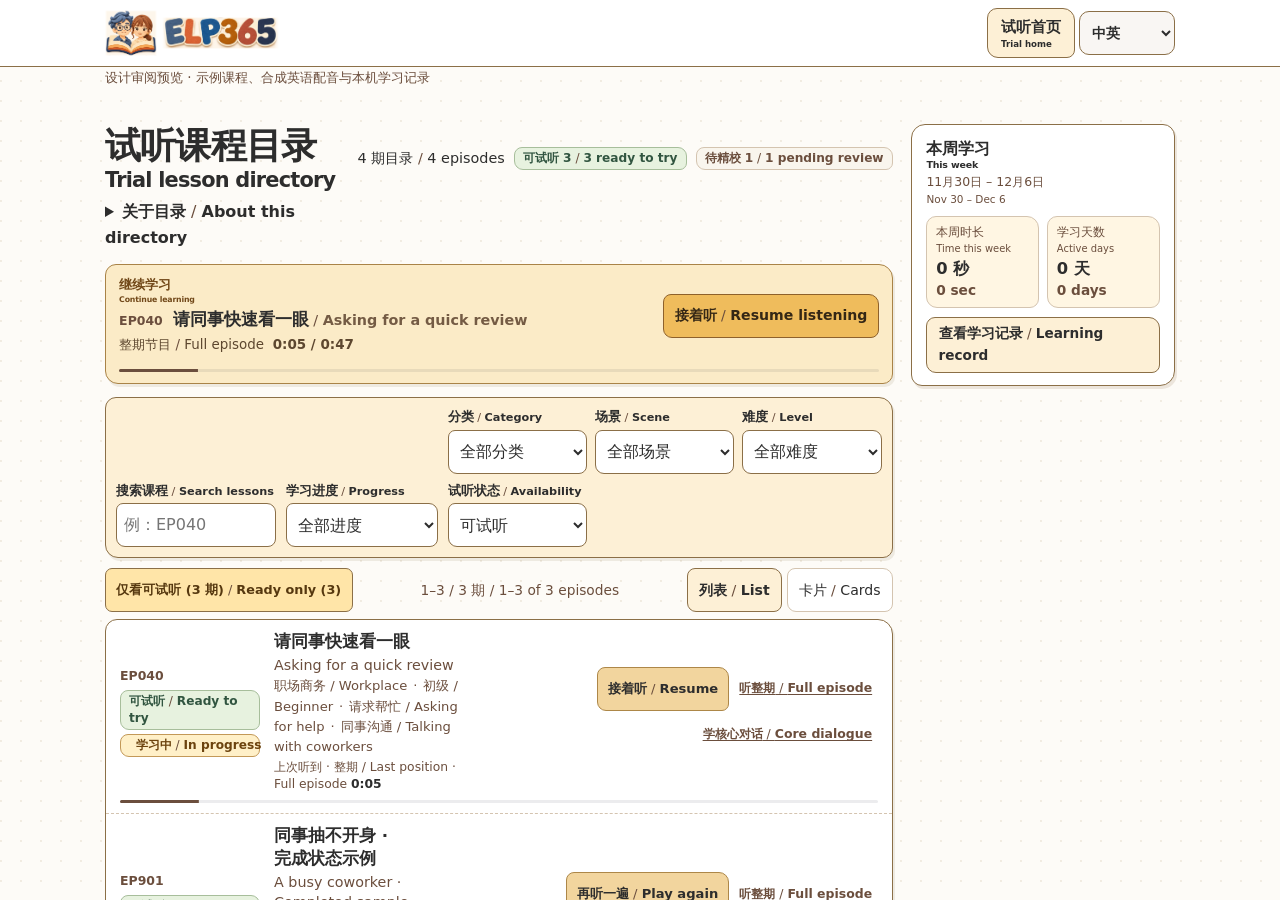
<file: index.html>
<!doctype html>
<html lang="zh-CN">
<meta charset="utf-8">
<meta name="viewport" content="width=device-width,initial-scale=1">
<title>ELP365 · 学员端审阅预览</title>
<meta http-equiv="refresh" content="0;url=./web/preview.html">
<p><a href="./web/preview.html">打开 ELP365 学员端审阅预览</a></p>
</html>
</file>
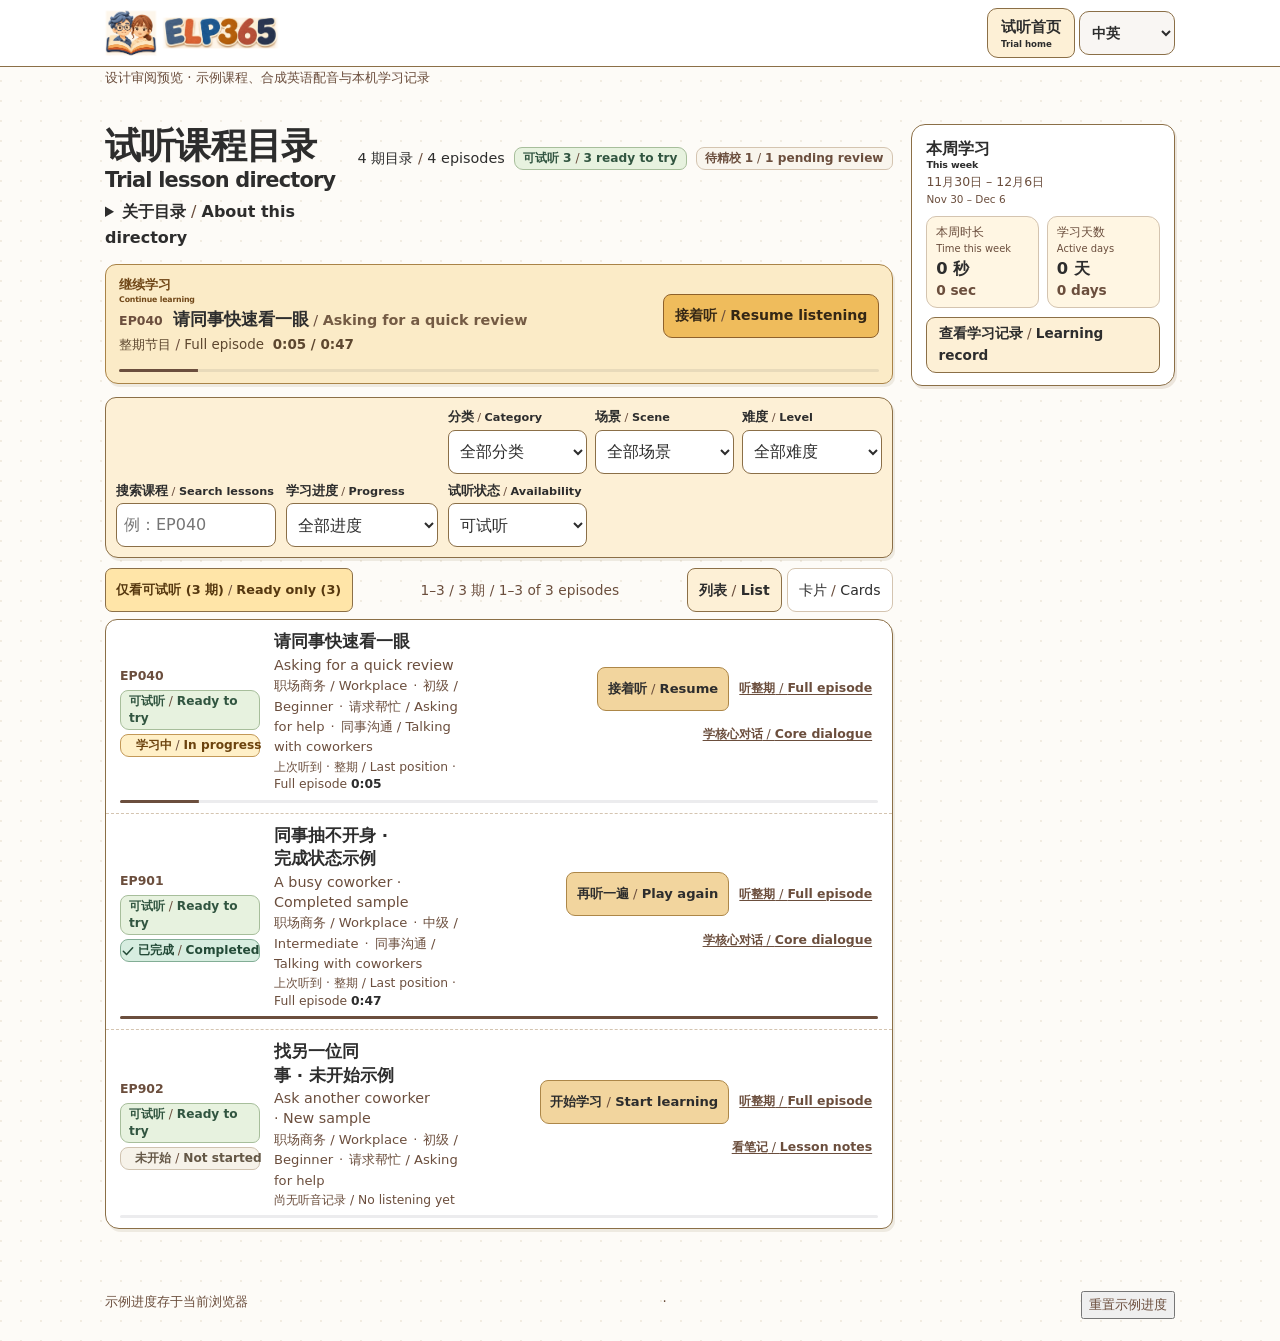
<file: web/preview.html>
<!doctype html>
<html lang="zh-CN">
<head>
  <meta charset="utf-8">
  <meta name="viewport" content="width=device-width,initial-scale=1">
  <title>ELP365 · 学员端审阅预览</title>
  <link rel="icon" href="./assets/elp365-logo.webp">
  <link rel="stylesheet" href="./style.css">
  <link rel="stylesheet" href="./episode-study.css">
  <link rel="stylesheet" href="./trial-directory.css">
  <link rel="stylesheet" href="./trajectory-view.css">
  <link rel="stylesheet" href="./scene-render.css">
  <link rel="stylesheet" href="./member.css">
  <link rel="stylesheet" href="./brand.css">
  <script src="./preview-fixtures/recording.js" defer></script>
  <script src="./preview-fixtures/demo.js" defer></script>
  <script src="./trajectory.js" defer></script>
  <script src="./trajectory-recorder.js" defer></script>
  <script src="./trajectory-view.js" defer></script>
  <script src="./host-motion.js" defer></script>
  <script src="./scene-render.js" defer></script>
  <script src="./episode-study.js" defer></script>
  <script src="./trial-audio.js" defer></script>
  <script src="./ep040-language.js" defer></script>
  <script src="./trial-directory.js" defer></script>
  <script src="./app.js" defer></script>
</head>
<body>
  <a class="skip" href="#content">跳到主要内容</a>
  <header class="mast">
    <div class="shell mast-inner">
      <a class="brand elp365-brand" href="#study" aria-label="ELP365">
        <span class="elp365-book" aria-hidden="true"><img src="./assets/elp365-logo.webp" alt=""></span>
        <span class="elp365-wordmark" aria-hidden="true"><img src="./assets/elp365-logo.webp" alt=""></span>
      </a>
      <nav class="main-nav" aria-label="主导航">
        <a id="nav-study" href="#study">学习</a>
        <a id="nav-resources" href="#resources">资源台账</a>
      </nav>
    </div>
  </header>
  <p class="shell tiny">设计审阅预览 · 示例课程、合成英语配音与本机学习记录</p>
  <main id="content" class="shell" tabindex="-1"><p class="loading">正在打开学习室…</p></main>
  <footer class="shell site-foot"><span id="member-sync" role="status">示例进度存于当前浏览器</span> · <button type="button" id="reset-demo">重置示例进度</button></footer>
  <audio id="episode-audio" preload="metadata"></audio>
  <audio id="episode-full-audio" preload="metadata"></audio>
  <noscript>此学习室需要启用 JavaScript。</noscript>
</body>
</html>
</file>
<file: web/style.css>
:root{
  --canvas:#fdfbf7;--paper:#ffffff;--paper-2:#f9f6f3;--ink:#2d2d2d;--dim:#6b4e3d;--line:#d4c4b0;--pen:#8b6f47;
  --amber:#e8a832;--amber-deep:#c89b5e;--amber-soft:#fdf0d6;--amber-pale:#fff6e3;
  --soft:#e7f2df;--ok:#3f6b4e;--forest:#3f6b4e;--green:#4a6b52;--light:#fffaf0;--mint:#6b9b83;
  --gold:#ffefd2;--rust:#8a3f33;--rose:#fbe7e0;--shadow:2px 3px 0 #8b6f4726;
  color-scheme:light;
}
*{box-sizing:border-box}
html{scroll-behavior:smooth}
body{margin:0;background:radial-gradient(circle at 1px 1px,#b1936a26 .75px,transparent 1px) 0 0/20px 20px,var(--canvas);color:var(--ink);font:16px/1.6 Inter,"Segoe UI",system-ui,"PingFang SC","Microsoft YaHei",sans-serif}
button,input,select,textarea{font:inherit;color:inherit}
a{color:inherit;text-underline-offset:4px}
button,a,input,select,textarea{touch-action:manipulation}
:focus-visible{outline:2px solid #b9861a;outline-offset:3px}
[hidden]{display:none!important}
h1,h2,h3,p{margin:0}
h1,h2,h3{text-wrap:balance}
p{text-wrap:pretty}
h1{font-size:clamp(28px,4.5vw,45px);line-height:1.22;letter-spacing:-.022em}
h2{font-size:clamp(22px,3vw,29px);line-height:1.3;letter-spacing:-.012em}
h3{font-size:1.05rem;line-height:1.45}
.shell{width:min(1150px,100%);margin-inline:auto;padding-inline:clamp(14px,4vw,40px)}
.skip{position:absolute;left:12px;top:-60px;background:var(--paper);padding:8px;z-index:5}
.skip:focus{top:6px}
.mast{border-bottom:1.5px solid var(--pen);background:var(--paper)}
.mast-inner{min-height:66px;display:flex;gap:clamp(10px,3vw,35px);align-items:center}
.brand{display:inline-flex;align-items:center;gap:9px;text-decoration:none;font-weight:760;letter-spacing:.025em;white-space:nowrap}
.brand-mark{width:36px;height:36px;flex:none}
.main-nav{display:flex;align-items:center;gap:4px;margin-left:auto}
.main-nav a{display:inline-flex;align-items:center;min-height:44px;padding:7px 13px;border:1px solid transparent;border-radius:10px 12px 8px 11px;font-weight:650;font-size:.93rem;text-decoration:none;white-space:nowrap}
.main-nav a[aria-current]{background:var(--amber-soft);border-color:var(--pen)}
.main-nav a:hover{background:#fdf1d8}
.local{font-size:.83rem;color:var(--dim);white-space:nowrap}
.local i{display:inline-block;width:7px;height:7px;border-radius:50%;background:var(--amber)}
main{min-height:70vh;padding-top:clamp(18px,3vw,35px);padding-bottom:48px}
.site-foot{display:flex;justify-content:space-between;gap:8px;color:var(--dim);font-size:.83rem;padding-block:14px 22px}
.loading,.muted{color:var(--dim)}
.tiny{font-size:.84rem;color:var(--dim)}
.hero{position:relative;border:1.6px solid var(--pen);border-radius:26px 22px 25px 19px / 19px 24px 20px 24px;background:linear-gradient(160deg,#fff8e8,#fdeccd);color:var(--ink);padding:clamp(16px,4.4vw,42px);display:grid;grid-template-columns:minmax(0,1.48fr) minmax(0,.9fr);gap:15px;align-items:center;box-shadow:var(--shadow)}
.hero::before{content:"";position:absolute;top:-6px;left:28px;width:62px;height:13px;background:#ecc87f99;border:1px solid #c08a4e8c;border-radius:2px 4px 2px 3px;transform:rotate(-6deg);pointer-events:none}
.hero h1{font-size:clamp(32px,5.8vw,61px)}
.hero h1 span{display:inline-block;position:relative;white-space:nowrap}
.hero h1 span::after{content:"";position:absolute;bottom:-.12em;left:0;right:9%;height:.16em;border-top:.05em solid #d59a33;border-radius:58%;transform:rotate(-4deg)}
.hero .button{margin-top:20px}
.trial-hero h1{font-size:clamp(1.75rem,5vw,2.9rem);margin-top:10px;letter-spacing:-.02em}
.trial-hero .en-title{color:var(--dim);margin:5px 0 10px}
.trial-hero .ep-blind-cover{margin:0;background:#fff8e8}
.trial-goal{margin:12px 0}
.trial-hero .trial-actions .button{margin-top:0}
.trial-actions{gap:10px}
.trial-actions .button{padding:13px 26px}
.trial-path{margin-top:16px;border-style:dashed;background:var(--paper-2);box-shadow:none}
.trial-text-link{color:var(--pen);font-weight:650;padding-block:8px}
.trial-lesson-head{margin-bottom:12px}
.trial-lesson-head h1{font-size:clamp(1.5rem,4.2vw,2.1rem);margin-top:6px;letter-spacing:-.02em}
.trial-core-tabs{display:flex;flex-wrap:wrap;gap:6px;margin:0 0 14px}
.trial-core-tabs .button{background:var(--paper-2);border-color:var(--line);border-bottom-width:2px;border-radius:9px 9px 4px 4px;color:var(--dim);font-weight:600}
.trial-core-tabs .button:hover{background:#f4efe7}
.trial-core-tabs .button[aria-pressed=true]{background:var(--paper);border-color:var(--line);border-bottom:3px solid var(--amber);color:var(--ink);font-weight:700}
.trial-core-tabs .button[aria-pressed=true]:hover{background:var(--paper)}
.trial-core-tabs [data-i18n]>span{display:block}
.trial-core-tabs [data-i18n]>span+span{font-size:.82em}
.trial-core-tabs [data-i18n]>span+span::before{content:none}
[data-trial-language=en] .trial-core-tabs [data-i18n]>span+span{font-size:inherit}
.trial-panel h3,.trial-panel textarea{margin-top:12px}
.trial-panel [data-trial-transcript],.trial-panel [data-trial-model]{margin-top:14px}
.trial-panel .cue{min-height:44px}
.trial-caption-toggle{display:inline-flex;align-items:center;gap:8px;min-height:44px;font-size:.97rem;color:var(--dim)}
.trial-caption-toggle input{width:18px;height:18px;min-height:0;accent-color:var(--amber-deep)}
.trial-audio input[type=range]{min-width:0}
.trial-audio .button{padding:8px 10px;font-size:.86rem}
.trial-audio [data-core-current]{flex:0 0 auto}
.trial-audio .control-icon{display:none}
.trial-audio .audio-error{margin:0;min-width:0}
.core-sticky-bar{position:sticky;top:0;z-index:20;display:grid;gap:8px;margin-bottom:14px;padding:8px 0;background:var(--paper);border-bottom:1px solid var(--line)}
.core-sticky-bar .trial-core-tabs{margin:0}
.core-label-short{display:none}
.core-audio-error{margin:-4px 0 10px;font-size:.8rem}
.trial-panel .ep-blind-cover{margin:0}
.trial-panel .ep-office-art{max-height:105px}
.trial-words article+article{margin-top:14px;padding-top:9px;border-top:1px solid var(--line)}
.trial-download{margin-top:14px;padding-top:12px;border-top:1px dashed var(--line)}
.trial-download a{font-size:1rem}
.trial-panel [data-trial-result]{color:var(--ok);font-weight:650}
#trial-exercises .gap-feedback{min-height:1.4em}
#trial-exercises [data-trial-model][hidden]{display:block!important;visibility:hidden}
.is-motion-practice :is([data-trial-result],.gap-feedback>span,[data-trial-model]){
  animation:elp-practice-feedback 220ms ease-out both
}
@keyframes elp-practice-feedback{
  from{opacity:0;transform:translateY(4px)}
  to{opacity:1;transform:translateY(0)}
}
.trial-language{min-height:44px;max-width:110px;padding:4px 8px;border:1px solid var(--pen);border-radius:10px;background:var(--paper-2);font-size:.88rem;font-weight:600}
[data-i18n]>span+span::before{content:" / ";color:var(--dim);font-weight:400}
h1 [data-i18n]>span+span,h2 [data-i18n]>span+span,.main-nav [data-i18n]>span+span{display:block;font-size:.58em;line-height:1.28}
h1 [data-i18n]>span+span::before,h2 [data-i18n]>span+span::before,.main-nav [data-i18n]>span+span::before{content:none}
[data-trial-language=zh] [data-i18n]>[lang=en],[data-trial-language=en] [data-i18n]>[lang=zh],
[data-trial-language=zh] :is(.cue,.ep-notes-row)>[data-copy=en],
[data-trial-language=en] :is(.cue,.ep-notes-row)>[lang=zh],
[data-trial-language=zh] .trial-hero .en-title{display:none!important}
[data-trial-language=en] [data-i18n]>span+span::before{content:none}
[data-trial-language=en] :is(h1,h2,.main-nav) [data-i18n]>span+span{font-size:inherit}
.bear-doodle{display:block;width:100%;max-width:266px;justify-self:center;transform:rotate(2deg)}
.signal{display:flex;align-items:center;gap:4px;height:53px;margin-bottom:12px;overflow:hidden}
.signal span{flex:0 1 5px;height:var(--bar);min-width:2px;background:var(--amber);border-radius:75% 50% 70% 55%;transform:rotate(-4deg)}
.signal span:nth-child(even){transform:rotate(5deg);background:var(--amber-deep)}
.button,button.button{display:inline-flex;gap:6px;align-items:center;justify-content:center;min-height:44px;padding:11px 19px;border:1px solid var(--pen);border-radius:10px 12px 9px 11px;background:var(--paper);font-weight:600;font-size:.95rem;text-decoration:none;cursor:pointer;line-height:1.4;transition:background .15s ease,box-shadow .15s ease}
.button:hover{background:#fff2dc}
.button.primary{padding:13px 26px;background:linear-gradient(#f8bd55,#eea933);border-color:var(--pen);color:#3a2a14;box-shadow:1px 2px 0 #8b6f4740,0 6px 16px rgba(232,168,50,.28)}
.button.primary:hover{background:linear-gradient(#fbc45e,#f4b23c)}
.button.button-ghost{background:transparent;border-color:var(--amber-deep);color:var(--pen)}
.button.button-ghost:hover{background:#fff8ea}
.audio-controls .button.primary{padding:8px 16px;font-size:.9rem;box-shadow:1px 2px 0 #8b6f4733}
.ep-controls .button.primary{padding:9px 18px}
.resource-row .actions .button.primary{padding:7px 14px;font-size:.88rem}
.button.subtle{background:transparent}
.button:disabled{opacity:.48;cursor:default}
.button[aria-pressed=true]{background:var(--amber-soft);border-color:var(--amber-deep);color:var(--ink)}
.row{display:flex;gap:8px;flex-wrap:wrap;align-items:center}
.between{display:flex;align-items:center;justify-content:space-between;gap:10px;flex-wrap:wrap}
.section-top{margin:25px 0 12px}
[data-tone=peach]{--sticker:#ffe4d5}
[data-tone=mint]{--sticker:#dff1da}
[data-tone=sky]{--sticker:#e0effb}
[data-tone=lavender]{--sticker:#eee5fb}
.emoji{font-family:"Segoe UI Emoji","Apple Color Emoji","Noto Color Emoji",sans-serif;line-height:1}
.home-filters{margin-bottom:13px}
.filter-chip.button{min-height:44px;padding:6px 11px;background:var(--paper);white-space:nowrap}
.filter-chip.button:hover,.filter-chip.button[aria-pressed=true]{background:var(--sticker,#ffe4d5);border-color:var(--pen)}
.filter-chip.button[aria-pressed=true]{box-shadow:1px 2px 0 #7d534d40}
.grid-three{display:grid;grid-template-columns:repeat(3,minmax(0,1fr));gap:13px}
.card{border:1px solid var(--pen);border-radius:16px 13px 15px 11px / 13px 16px 11px 14px;background:var(--paper);min-width:0}
.lesson-card{padding:17px;display:flex;flex-direction:column;gap:10px;box-shadow:var(--shadow);border-top:5px solid var(--sticker)}
.lesson-card h3{font-size:1.18rem;line-height:1.45}
.lesson-card .en-title{font-size:.95rem;color:var(--dim);margin-top:2px}
.lesson-card .card-foot{margin-top:auto;padding-top:8px}
.ep{font-size:.77rem;font-variant-numeric:tabular-nums;letter-spacing:.06em;font-weight:700;color:var(--pen)}
.badge{display:inline-flex;align-items:center;gap:5px;border-radius:8px;background:var(--soft);padding:3px 10px;font-size:.84rem;font-weight:630;white-space:nowrap}
.badge.pending{background:var(--gold);color:#7a5210}
.badge.neutral{background:#f4ebdd;color:#6b5545}
.category-badge{background:var(--sticker);border:1px solid #8b6f4733}
.tags{display:flex;flex-wrap:wrap;gap:6px}
.scene-tag{display:inline-flex;gap:6px;align-items:center;border:1px dashed var(--line);border-radius:8px;padding:4px 10px;font-size:.82rem;color:var(--dim)}
.step-meter{display:flex;gap:3px;margin-top:2px}
.step-meter i{height:4px;flex:1;background:#efe3d2;border-radius:4px}
.step-meter i.done{background:var(--amber-deep)}
.progress-note{font-size:.86rem;color:var(--dim)}
.filters{display:grid;grid-template-columns:minmax(180px,1.45fr) repeat(3,minmax(0,1fr));gap:11px;margin:16px 0}
.filters label,.gap-field label{display:grid;gap:3px;font-size:.87rem;font-weight:650}
input,select,textarea{border:1px solid #c9b394;border-radius:9px 8px 10px 7px;background:var(--paper);padding:8px;min-height:44px;min-width:0;width:100%;font-size:16px}
input:focus,select:focus,textarea:focus{border-color:var(--amber-deep)}
.stat-line{margin-top:9px;color:var(--dim)}
.list-card{padding:0 14px}
.resource-row{display:grid;grid-template-columns:70px minmax(0,1.4fr) minmax(0,1fr) minmax(110px,.5fr);gap:8px;align-items:center;padding:14px 0;border-bottom:1px solid var(--line)}
.resource-row:last-child{border-bottom:0}
.resource-row .actions{justify-self:end}
.resource-row .actions .button{white-space:nowrap}
.resource-title{font-weight:700;overflow-wrap:anywhere}
.resource-detail{grid-column:2/-1;padding:10px 0 3px;font-size:.93rem}
.resource-detail p+p{margin-top:4px}
.resource-detail .row{margin-top:7px}
.resource-detail a{color:var(--green)}
.pagination{margin-top:12px;justify-content:center}
.crumb{font-size:.9rem;color:var(--dim);display:inline-flex;margin-bottom:9px}
.lesson-head{margin-bottom:15px}
.lesson-head .row{margin-bottom:5px}
.lesson-head p{margin-top:4px;color:var(--dim)}
.lesson-layout{display:grid;grid-template-columns:205px minmax(0,1fr);gap:17px;align-items:start}
.step-list{display:flex;flex-direction:column;gap:4px;padding:7px;background:var(--paper);border:1px solid var(--pen);border-radius:14px 11px 15px 12px;position:sticky;top:12px;box-shadow:var(--shadow)}
.step{display:grid;grid-template-columns:24px 1fr auto;gap:6px;align-items:center;padding:6px 7px;min-height:44px;border:1px solid transparent;background:transparent;border-radius:9px 7px 10px 8px;text-align:left;font-weight:640;cursor:pointer}
.step:hover,.step[aria-current]{background:#ffebc8}
.step[aria-current]{border-color:#9b715e;box-shadow:inset 2px 0 #b97c62}
.step-num,.mod{font-size:.77rem;color:var(--dim);white-space:nowrap;font-variant-numeric:tabular-nums}
.stage{min-width:0}
.stage-title{margin-bottom:9px}
.stage-title:focus{outline:none}
.stage-content{display:grid;gap:10px}
.stage-card{padding:clamp(12px,3vw,19px)}
.stage-card h3+p,.stage-card p+p{margin-top:6px}
.stage-card .row{margin-top:9px}
.stage-actions{margin-top:13px;display:flex;gap:7px;justify-content:space-between;align-items:center;flex-wrap:wrap}
.blind-card{background:#e6f1df;color:var(--ink);padding:clamp(16px,4vw,29px);box-shadow:var(--shadow)}
.blind-card .signal{margin:8px 0 4px}
.blind-card .rounds{display:flex;flex-wrap:wrap;gap:6px;margin:0 0 8px}
.rounds span{padding:3px 9px;border:1px dashed #809482;border-radius:12px 10px 13px 8px;font-size:.87rem}
.rounds .here{background:#fff5d9;color:var(--ink);border:1px solid #8c735d}
.rounds .done{background:#cfe9d3;border-style:solid}
.audio-controls{padding:8px;display:flex;gap:7px;align-items:center;flex-wrap:wrap;background:var(--paper);border:1px solid var(--line);border-radius:9px}
.audio-controls.blind{border-color:#7e9280;background:#f9f9ea;color:var(--ink)}
.audio-controls .time{font-size:.86rem;font-variant-numeric:tabular-nums;white-space:nowrap}
.audio-controls input[type=range]{width:auto;flex:1;min-width:65px;min-height:34px;padding:0;accent-color:#c89b5e}
.audio-controls progress{flex:1;min-width:32px;accent-color:#c89b5e}
.audio-controls select{width:auto;min-height:44px}
.audio-error{color:var(--rust);margin-top:5px}
.text-line{font-size:clamp(17px,2.4vw,20px);line-height:1.5;font-weight:650}
.cue-list{display:grid;gap:17px;margin-top:8px}
.cue-row{display:grid;grid-template-columns:minmax(0,1fr) 44px;gap:7px;align-items:stretch}
.cue{width:100%;border:1px solid var(--line);border-radius:10px;background:var(--paper);text-align:left;padding:14px 16px;min-height:44px;cursor:pointer;transition:background .15s ease,border-color .15s ease}
.cue:hover{background:var(--paper-2)}
.cue.current{background:#fef7e0;border-color:var(--amber-deep)}
.cue .tiny{font-size:.78rem}
.cue .en{display:block;font-size:1.08rem;font-weight:630;line-height:1.5}
.cue .zh{display:block;color:var(--dim);margin-top:6px;line-height:1.6}
.cue-list[data-lang=en] .zh{display:none}
.cue-loop{width:44px;min-height:44px;border:1px solid var(--line);border-radius:10px;background:var(--paper);font-size:1rem;line-height:1;color:var(--pen);cursor:pointer}
.cue-loop[aria-pressed=true]{background:var(--amber-soft);border-color:var(--amber-deep)}
.gloss{display:grid;grid-template-columns:repeat(2,minmax(0,1fr));gap:10px}
.gloss button{margin-top:6px}
.compare{display:grid;grid-template-columns:repeat(2,minmax(0,1fr));gap:8px;margin:7px 0}
.compare p{border-radius:8px;padding:10px 12px;overflow-wrap:anywhere}
.compare .avoid{background:var(--rose);color:#663825}
.compare .prefer{background:var(--soft)}
.compare .dim{background:#f5edde}
.compare strong{display:block;font-size:.82rem}
.subtext{border-left:3px solid #cda86d;padding-left:9px;margin:7px 0;font-weight:640}
.pattern{background:var(--amber-soft);border-radius:8px;padding:9px 11px;font-weight:700;overflow-wrap:anywhere;margin:6px 0}
.gap-field{margin:8px 0}
.gap-feedback{color:var(--dim);font-size:.9rem}
.gap-feedback.correct{color:#3f6b4e}
.gap-feedback.wrong{color:#80503a}
textarea{min-height:90px;resize:vertical}
.reference{margin-top:8px;padding:12px;background:var(--amber-pale);border:1px solid var(--line);border-radius:10px}
details summary{cursor:pointer;min-height:34px;font-weight:650}
details p{margin-top:3px}
.empty{padding:17px;color:var(--dim)}
.sr{position:absolute;width:1px;height:1px;margin:-1px;overflow:hidden;clip-path:inset(50%);white-space:nowrap}
@media(max-width:820px){
  .lesson-layout{grid-template-columns:170px minmax(0,1fr);gap:10px}
  .resource-row{grid-template-columns:57px minmax(0,1fr) minmax(0,.8fr) auto}
}
@media(max-width:630px){
  .mast-inner{gap:6px;min-height:56px}.main-nav a{padding:6px 8px}.local{display:none}
  .hero{grid-template-columns:minmax(0,1fr) minmax(96px,.65fr);gap:4px}
  .hero h1 span{display:block;width:max-content;max-width:100%}
  .hero .button{margin-top:15px}
  .bear-doodle{max-width:154px}
  .grid-three,.lesson-layout{grid-template-columns:1fr}
  .step-list{display:grid;grid-template-columns:repeat(4,minmax(0,1fr));position:static}
  .step{display:flex;justify-content:center;padding:5px 2px;gap:3px;font-size:.87rem}
  .step .mod{display:none}
  .filters{grid-template-columns:repeat(2,minmax(0,1fr))}
  .resource-row{grid-template-columns:53px minmax(0,1fr) auto}
  .resource-row .resource-meta{grid-column:2/-1;grid-row:2}
  .resource-row .actions{grid-column:3;grid-row:1}
  .resource-detail{grid-column:1/-1;grid-row:3}
  .list-card{padding:0 9px}
}
@media(max-width:365px){
  [data-trial-language] .mast-inner{flex-wrap:wrap;justify-content:space-between;gap:2px 6px}
  [data-trial-language] .main-nav{margin-left:auto;gap:2px}
  [data-trial-language] .main-nav a{padding-inline:5px;font-size:.79rem}
  [data-trial-language] .trial-language{width:95px;max-width:95px;padding-inline:4px}
  .brand-mark{width:29px;height:29px}.mast-inner{min-height:52px}
  .hero h1{font-size:clamp(1.75rem,8vw,2rem)}
  .trial-hero .ep-office-art{max-height:120px}
  .filter-chip.button{padding-inline:8px}
  .step{font-size:.82rem}.step-num{font-size:.71rem}
  .gloss,.compare{grid-template-columns:1fr}
  .resource-row .actions .button{padding-inline:6px;font-size:.8rem}
}
@media(max-width:650px){
  .hero.trial-hero{grid-template-columns:minmax(0,1fr);gap:14px}
  .trial-hero .ep-office-art{max-height:134px}
  [data-trial-language] .brand [data-i18n]>span+span{display:block;font-size:.68em;line-height:1.15}
  [data-trial-language] .brand [data-i18n]>span+span::before{content:none}
  [data-trial-language=en] .brand [data-i18n]>span+span{font-size:inherit}
  [data-trial-language] .trial-language{flex:none;width:95px;max-width:95px}
  .trial-core-tabs{display:grid;grid-template-columns:repeat(3,minmax(0,1fr));gap:6px}
  .trial-core-tabs .button{padding-inline:6px;line-height:1.4}
}
@media(prefers-reduced-motion:reduce){html{scroll-behavior:auto}
  .is-motion-practice :is([data-trial-result],.gap-feedback>span,[data-trial-model]){animation:none}
}

.trial-title-en{display:block!important;font-size:.56em;line-height:1.3;margin-top:5px;color:var(--dim);white-space:normal!important;overflow-wrap:anywhere}
.hero h1 .trial-title-zh,.hero h1 .trial-title-en{white-space:normal}
.hero h1 .trial-title-en::after{content:none}
[data-trial-language=en] .trial-title-en{font-size:inherit;color:inherit;margin-top:0}
[data-trial-language=zh] :is(.trial-title-en,[data-trial-translation=en]),
[data-trial-language=en] :is(.trial-title-zh,[data-trial-translation=zh]){display:none!important}
.trial-goal span[data-i18n]{display:block}
.trial-goal span[data-i18n]>span+span{display:block;font-size:.86em;color:var(--dim);margin-top:2px}
.trial-goal span[data-i18n]>span+span::before{content:none}
[data-trial-language=en] .trial-goal span[data-i18n]>span+span{font-size:inherit;color:inherit;margin-top:0}
.trial-scene{margin:0;background:var(--amber-soft);border:1px solid var(--line);overflow:hidden;border-radius:12px}
.trial-scene img{width:100%;height:auto;display:block}
.trial-panel>.trial-scene,.trial-still>.trial-scene,.trial-handout>.trial-scene{max-width:768px;margin-inline:auto}
.trial-scene img{object-fit:contain}
.trial-directory-card{overflow:hidden;box-shadow:var(--shadow)}
.trial-directory-cover{display:block}
.trial-directory-cover .trial-scene{border:0;border-radius:0}
.trial-directory-cover img{aspect-ratio:3/2}
.trial-directory-body{display:grid;gap:14px;padding:16px}
.trial-directory-body .trial-title-en{font-size:.8em;font-weight:500}
.trial-directory-body .button{padding:8px 10px}
.trial-directory-body .button [data-i18n]>span+span{display:block;font-size:.76em}
.trial-directory-body .button [data-i18n]>span+span::before{content:none}
[data-trial-language=en] .trial-directory-body .button [data-i18n]>span+span{font-size:inherit}
.trial-handout-logo{display:grid;justify-items:center;font-size:.75rem;color:var(--dim)}
.trial-handout-logo img{width:78px;border:1px solid var(--line);border-radius:9px}
.trial-handout .trial-scene{margin-top:12px}
.trial-handout .ep-notes-row p{margin-top:6px}
.guide-notice{margin-top:8px}
.trial-words .button{margin-top:8px}
.trial-download .trial-text-link{display:inline-flex;align-items:center;min-height:44px}
@media(max-width:650px){
  .trial-actions{display:grid;grid-template-columns:minmax(0,1fr)}
  .trial-actions .button{text-align:center}
}
#account-nav:not([hidden]){display:flex;gap:.45rem;align-items:center;flex-wrap:wrap;font-size:.8rem;overflow-wrap:anywhere}
#account-nav button{font:inherit;background:#fffaf0;border:1px solid #a98455;border-radius:.5rem;padding:.22rem .42rem;color:inherit;cursor:pointer}

/* Learning path and shared listening preferences. */
.learn-steps,.listen-modes{display:flex;align-items:center;gap:.35rem;flex-wrap:wrap}
.learn-steps a,.listen-modes button{font:inherit;font-size:.82rem;border:1px solid var(--line);border-radius:7px 9px;padding:.35rem .65rem;background:var(--paper);text-decoration:none;color:var(--ink)}
.learn-steps a[aria-current=page],.listen-modes button[aria-pressed=true]{background:#ffdf97;border-color:#a67c40;color:#442c0f;font-weight:750}
.listen-modes{margin:.5rem 0 .75rem}.listen-modes button{cursor:pointer}
.listen-modes:has(+.ep-full-simple)+.ep-full-simple .ep-options{display:none}
.core-thumb{width:46px;height:36px;object-fit:cover;border-radius:6px;border:1px solid var(--line)}
.core-cue-count{font-size:.78rem;white-space:nowrap;color:var(--dim);font-variant-numeric:tabular-nums}
.trial-audio .core-thumb,.trial-audio .core-cue-count{flex:none}
[data-core-mode=dual] .cue>[lang]{display:block!important}
[data-core-mode=en] .cue>[lang=en]{display:block!important}
[data-core-mode=en] .cue>[lang=zh]{display:none!important}
.core-blind{display:grid;place-items:center;position:relative;overflow:hidden;border-radius:9px}
.core-blind :is(img,svg){display:block;max-height:230px;object-fit:contain;margin-inline:auto}
.core-blind p{position:absolute;inset:auto auto .5rem;background:#fff9e6e8;backdrop-filter:blur(6px);border-radius:7px;padding:.3rem .6rem;color:var(--ink);font-size:.82rem}
.core-blind-notice{display:flex;align-items:center;justify-content:space-between;gap:10px;flex-wrap:wrap;margin-top:12px;padding:10px 12px;border:1px solid var(--amber-deep);border-radius:9px;background:var(--amber-soft);font-weight:650}
.core-blind-notice button{min-height:44px;padding:8px 14px;border:1px solid var(--pen);border-radius:9px;background:var(--paper);cursor:pointer}
.ep-blind-view::after{content:"♬";position:absolute;z-index:8;bottom:10px;right:10px;pointer-events:none;background:#fff3d6c9;backdrop-filter:blur(6px);padding:.16rem .5rem;border-radius:7px}
@media(max-width:650px){.listen-modes button,.learn-steps a{padding:.25rem .42rem;font-size:.75rem}
  .core-sticky-bar{height:95px;gap:1px;padding-block:2px}
  .core-sticky-bar[data-core-view=practice]{height:49px;grid-template-rows:44px}
  .core-sticky-bar .trial-core-tabs{display:grid;grid-template-columns:repeat(3,minmax(0,1fr));height:44px;margin:0;gap:5px}
  .core-sticky-bar .trial-core-tabs .button{min-width:0;height:44px;padding-inline:4px;font-size:.78rem;line-height:1.15;white-space:nowrap}
  .core-label-long,.trial-audio .core-thumb,.trial-audio .core-cue-count{display:none}
  .core-label-short{display:inline}
  .core-sticky-bar [data-i18n]>span{display:inline}
  .trial-audio{display:flex;flex-wrap:nowrap;align-items:center;height:44px;gap:4px;padding-inline:4px}
  .trial-audio .button{flex:0 0 44px;width:44px;height:44px;justify-content:center;padding:0;font-size:.92rem;line-height:1}
  .trial-audio .control-label{display:none}
  .trial-audio .control-icon{display:inline-flex}
  .trial-audio input[data-seek]{flex:1 1 74px;min-width:44px;min-height:44px;padding:0}
  .trial-audio .time{flex:0 0 auto;font-size:.69rem}
  .trial-audio .audio-error{display:none}
  .core-blind-notice{align-items:flex-start;flex-direction:column}
  .mast #account-nav{min-width:0;max-width:100%;flex-wrap:wrap;flex-basis:100%;justify-content:flex-end}
  .mast #account-nav :is(a,button){white-space:nowrap}
}
</file>
<file: web/episode-study.css>
.ep-brand-mark{width:47px;height:36px;flex:none;border:1px solid var(--pen);border-radius:11px 8px 12px 10px;overflow:hidden;background:#ffecd1;display:grid;align-items:end}
.ep-brand-mark img{display:block;width:100%;height:auto}
.ep-brand-pair{display:block;width:100%;height:auto;max-width:294px;justify-self:center;filter:drop-shadow(0 5px 2px #71524425)}
.ep-mode-tabs{margin:0 0 13px}
.ep-mode-tabs{margin:0 0 14px}
.ep-mode-tabs .button[aria-pressed=true]{background:var(--amber-soft);border-color:var(--amber-deep);box-shadow:1px 2px 0 #8b6f4730}
.ep-full{display:grid;grid-template-columns:minmax(0,2.15fr) minmax(185px,.85fr);gap:12px;align-items:start}
.ep-watch{min-width:0;overflow:hidden;box-shadow:var(--shadow)}
.ep-stage{position:relative;container-type:inline-size;aspect-ratio:3/2;background:#fae4c2;overflow:hidden;isolation:isolate;border-bottom:1px solid var(--line)}
.ep-stage[data-scene=office]{background:#e8f0df}
.ep-stage[data-transition=fade] :is([data-ep-studio],[data-ep-office]){opacity:calc(1 - var(--scene-in,0))}
.ep-stage[data-transition=slide] :is([data-ep-studio],[data-ep-office]){translate:calc(var(--scene-in,0)*14%) 0;opacity:calc(1 - var(--scene-in,0))}
.ep-scene-name{position:absolute;top:9px;left:9px;z-index:7;max-width:min(65%,calc(100% - 96px));background:#fff7e7;color:#563723;border:1px solid #b89870;border-radius:8px 5px 9px 6px;padding:.2em .55em;box-shadow:1px 2px 0 #75502b35;line-height:1.2;font:600 clamp(.88rem,2.8vw,1.24rem)/1.2 'Segoe Print','Kaiti SC',KaiTi,STKaiti,cursive;pointer-events:none}
.ep-scene-name span{display:grid;grid-template-columns:minmax(0,max-content)}
.ep-scene-name span::after,.ep-scene-name b{grid-area:1/1;white-space:nowrap;overflow:hidden}
.ep-scene-name span::after{content:attr(data-heading);visibility:hidden}
.ep-scene-name b{font-weight:inherit;text-overflow:ellipsis}
.ep-scene-name span[data-heading=""]{display:none}
.ep-scene-name span:not([data-heading=""])+[lang=en]{font-size:.79em}
.ep-scene-name[data-chapter-flash]{background:#ffdda0;box-shadow:1px 2px 0 #ab793d65}
.ep-studio{position:absolute;inset:0;background:radial-gradient(ellipse at 48% 50%,#fff4d7 8%,#fae2bb 72%)}
.ep-air{position:absolute;right:1.5cqw;top:1.5cqw;transform:rotate(-2deg);z-index:6;background:var(--amber);border:1px solid #8b6f47;border-radius:7px 9px 6px 8px;padding:clamp(2px,.34cqw,5px) clamp(6px,1cqw,14px);font-weight:750;letter-spacing:.09em;font-size:clamp(12px,1.55cqw,20px);color:#3a2a14;white-space:nowrap}
.ep-wall-lines{position:absolute;inset:3.6cqw 9% 22%;border:1px dashed #b99d7a;border-radius:18px 13px 20px 15px;opacity:.7;transform:rotate(-1deg)}
.ep-studio-cast{position:absolute;inset:auto 8% 0;display:flex;align-items:flex-end;justify-content:center;gap:4%;height:83%}
.ep-host{position:relative;flex:0 0 24.6cqw;max-height:100%;aspect-ratio:3/4;min-width:0}
.ep-sprite{position:relative;z-index:2;overflow:hidden;width:100%;height:100%;transform-origin:center bottom}
.ep-sprite img{position:absolute;width:200%;height:100%;max-width:none;left:0;bottom:0}
.ep-sprite canvas{position:absolute;inset:0;width:100%;height:100%}
.ep-sprite img.ep-motion-source{opacity:0}
.ep-host.erica img{left:-100%}
.ep-nameplates{position:relative;min-height:1.75rem;background:#fae4c2;border-bottom:1px solid var(--line)}
.ep-stage[data-scene=office]+.ep-nameplates{background:#e8f0df}
.ep-stage:not([data-scene=studio])+.ep-nameplates .ep-native-names{visibility:hidden}
.ep-native-names{position:absolute;inset:0 8%;display:flex;align-items:center;justify-content:center;gap:4%}
.ep-stage[data-composed=true]+.ep-nameplates .ep-native-names{display:none}
.ep-name-seat{flex:0 0 calc(24.6% / .84);min-width:0;display:grid;place-items:center;transition:translate .32s ease}
.ep-stage.has-board+.ep-nameplates [data-name-host=marco]{translate:-52% 0}
.ep-stage.has-board+.ep-nameplates [data-name-host=erica]{translate:52% 0}
.ep-composed-names{position:absolute;inset:0}
.ep-host-name{padding:1px 7px;border-radius:6px;background:#fff2d9;border:1px solid #a8836b;color:#432e23;font-size:.75rem;line-height:1.35;font-weight:650;white-space:nowrap;max-width:5rem;overflow:hidden;text-overflow:ellipsis}
.ep-composed-names .ep-host-name{position:absolute;top:50%;left:clamp(2.6rem,var(--name-x,50%),calc(100% - 2.6rem));transform:translate(-50%,-50%)}
.ep-mic{position:absolute;bottom:7cqw;z-index:5;right:0;width:4.1cqw;height:6.3cqw;color:#6b7770;transform:rotate(-6deg);transform-origin:center bottom}
.ep-host.erica .ep-mic{left:0;right:auto;transform:rotate(6deg)}
.ep-mic svg{display:block;width:100%;height:100%;fill:#b5c5b8;stroke:currentColor;stroke-width:2;stroke-linecap:round;stroke-linejoin:round}
.ep-desk{position:absolute;z-index:3;bottom:0;left:3%;right:3%;height:10%;border:1px solid #916d55;border-radius:1.8cqw 1.8cqw 0 0;background:#d9ad83;box-shadow:inset 0 .52cqw #efd0a6,0 -1px #916d5555;pointer-events:none}
.ep-stage[data-speaker=marco]+.ep-nameplates [data-name-host=marco] .ep-host-name,
.ep-stage[data-speaker=erica]+.ep-nameplates [data-name-host=erica] .ep-host-name,
.ep-composed-names [data-speaking=true]{background:#ffe4a4;border-color:#9a714b}
.ep-stage[data-speaker=marco] .ep-host.marco .ep-mic,.ep-stage[data-speaker=erica] .ep-host.erica .ep-mic{color:#436953}
.ep-stage:not([data-host-motion]).is-playing[data-speaker=marco] .ep-host.marco .ep-sprite,.ep-stage:not([data-host-motion]).is-playing[data-speaker=erica] .ep-host.erica .ep-sprite{animation:ep-voice-nod 900ms ease-in-out infinite}
.ep-office-art{width:100%;height:auto;display:block;max-height:342px}
.ep-office .ep-office-art{min-height:195px}
.ep-stage>.ep-office,.ep-stage>.ep-blind-cover{position:absolute;inset:0;width:100%;height:100%;margin:0}
.ep-stage>.ep-office>.ep-office-art,.ep-stage>.ep-blind-cover .ep-office-art{width:100%;height:100%;min-height:0;max-height:none}
.ep-stage>.ep-office>.ep-animated-scene{height:100%}
.ep-office .ep-actor{transform-box:fill-box;transform-origin:center bottom}
.ep-stage:not([data-host-motion]).is-playing[data-speaker=rachel] .ep-rachel,.ep-stage:not([data-host-motion]).is-playing[data-speaker=colleague] .ep-colleague{animation:ep-voice-nod 950ms ease-in-out infinite}
.ep-practice-office{background:#fbf1df;border:1px solid #e0d0b8;border-radius:14px;margin:0 0 12px}
.ep-practice-office .ep-office-art{min-height:0;max-height:220px}
@keyframes ep-voice-nod{0%,100%{transform:none}50%{transform:translateY(-2px) rotate(-.65deg)}}
.ep-office-beat{position:absolute;right:8%;bottom:20%;width:40px;height:40px;background:#fff1d5;border:1px solid #aa8d70;border-radius:9px;transform:rotate(4deg);color:#795849}
.ep-office-beat svg{width:100%;height:100%;padding:4px}
.ep-blind-cover{margin:10px 0;background:#edf3e6;border:1px solid #8d9d87;border-radius:10px 14px 9px 12px;overflow:hidden}
.ep-blind-cover .ep-office-art{max-height:245px}
.ep-office-gesture,.ep-office-spark{transform-box:fill-box;transform-origin:left center}
@media(prefers-reduced-motion:no-preference){
  .ep-cover-animated .ep-office-gesture,.blind-card .is-listening .ep-office-gesture{animation:ep-paper-wave 3.4s ease-in-out 2}
  .ep-cover-animated .ep-office-spark,.blind-card .is-listening .ep-office-spark{animation:ep-sketch-spark 3.4s ease-in-out 2}
}
@keyframes ep-paper-wave{0%,100%{transform:none}35%,65%{transform:rotate(-9deg) translateY(-3px)}}
@keyframes ep-sketch-spark{0%,100%{opacity:.38;transform:none}45%,60%{opacity:1;transform:translate(3px,-3px)}}
.ep-word-sticker,.ep-example-card{position:absolute;z-index:6;padding:5px 7px;max-width:46%;overflow-wrap:anywhere;border-radius:8px 6px 9px 7px;box-shadow:1px 2px 0 #67513b30}
.ep-word-sticker{right:10px;top:8px;transform:rotate(2deg);background:#ffeaae;color:#553b24;border:1px solid #a37f4e;font-size:.78rem}
.ep-word-sticker strong{display:block;font-size:.96rem}
.ep-example-card{display:flex;align-items:center;gap:5px;left:8px;bottom:9px;background:#fff4da;color:#62473e;border:1px solid #a68970;min-height:39px;font-size:clamp(12px,1.65cqw,20px);transform:rotate(-2deg)}
.ep-example-card svg{display:block;width:clamp(22px,3.6cqw,44px);height:clamp(22px,3.6cqw,44px)}
.ep-example-copy{display:grid;gap:3px;min-width:0;line-height:1.35}
.ep-example-copy [lang="en"]{font-weight:650}
.ep-caption-slot{--ep-slot-height:4.75rem;box-sizing:border-box;height:var(--ep-slot-height);min-height:var(--ep-slot-height);display:flex;flex-direction:column;background:var(--paper-2);overflow:auto;overscroll-behavior:contain;overflow-anchor:none}
.ep-caption{--ep-english-height:2.8rem;flex:1 0 auto;overflow:auto;overscroll-behavior:contain;padding:4px 16px;background:var(--paper-2);border-top:1px dashed var(--line);border-bottom:1px dashed var(--line)}
.ep-caption [data-ep-en]{height:var(--ep-english-height);overflow:auto;font-size:clamp(16px,2.5vw,18px);font-weight:620;line-height:1.24}
.ep-caption [data-ep-zh]{margin-top:2px;color:var(--dim);line-height:1.35}
.ep-caption [data-ep-en][hidden]{display:block!important;visibility:hidden}
.ep-caption:has([data-ep-zh][hidden]):has([data-ep-en][hidden]) [data-ep-en][hidden]{display:none!important}
.ep-caption:has([data-ep-en][hidden]):not(:has([data-ep-zh][hidden])) :is([data-ep-zh],[data-ep-note]){transform:translateY(calc(-1 * var(--ep-english-height)))}
.ep-caption-slot:has(.ep-example-dock:not(:empty)) .ep-caption [data-ep-en][hidden]{display:none!important}
.ep-caption-slot:has(.ep-example-dock:not(:empty)) .ep-caption :is([data-ep-zh],[data-ep-note]){transform:none}
.ep-caption-note{font-size:.9rem;color:#654619;border-left:2px solid #b98b40;padding-left:8px;margin:6px 0 0}
.ep-caption mark{border-radius:4px;padding:0 2px;background:#ffeec2;color:#3f2f1c}
.ep-controls,.ep-options{padding:8px 10px;background:var(--paper-2)}
.ep-controls [data-ep-play]{inline-size:8rem;flex:none;padding-inline:8px}
.ep-options{padding-top:0}
.ep-controls input[type=range]{width:auto;flex:1;min-width:62px;min-height:34px;accent-color:#c89b5e;padding:0}
.ep-controls select,.ep-options select{width:auto;padding:5px 7px}
.ep-options label,.ep-compare-controls label{display:inline-flex;gap:7px;align-items:center;min-height:44px;font-size:.95rem;color:var(--dim)}
.ep-options input,.ep-compare-controls input{width:18px;height:18px;min-height:0;accent-color:var(--amber-deep)}
.ep-clock{white-space:nowrap;font-variant-numeric:tabular-nums}
.ep-error{padding:0 10px 8px}
.ep-chapter-list{padding:8px;display:grid;gap:5px}
.ep-chapter-list h2{font-size:1.06rem;margin:3px 3px 1px}
.ep-chapter-list .ep-chapter{width:100%;justify-content:flex-start;text-align:left;padding:6px 8px;border-color:var(--line)}
.ep-chapter-list .ep-chapter[aria-current]{background:#ffe2b1;border-color:#aa805f}
.ep-transcript{grid-column:1/-1}
.ep-full.ep-full-simple{grid-template-columns:minmax(0,1fr)}
.ep-anchor-bar{margin:3px 0 11px}
.ep-notes-row{padding:9px 0;border-top:1px dashed var(--line)}
.ep-notes-row .button,.ep-notes-section .gloss .button{margin-top:6px}
.ep-notes-section .gloss{margin-top:6px}
@media(max-width:660px){
  .ep-full{grid-template-columns:minmax(0,1fr);gap:9px}
  .ep-chapter-list{grid-template-columns:repeat(2,minmax(0,1fr))}
  .ep-chapter-list h2{grid-column:1/-1}
  .ep-caption-slot{--ep-slot-height:6.5rem}
  .ep-caption{--ep-english-height:3.72rem;padding:2px 10px}
  .ep-caption [data-ep-en]{font-size:.9375rem;line-height:1.32}
  .ep-caption [data-ep-zh]{margin-top:2px;font-size:.875rem;line-height:1.32}
  .ep-brand-pair{max-width:153px}
}
@media(max-width:430px){
  .ep-brand-mark{width:33px;height:29px}
  .ep-chapter-list .ep-chapter,.ep-mode-tabs .button{padding-inline:6px;font-size:.84rem}
  .ep-word-sticker{right:6px;font-size:.7rem}
  .ep-word-sticker strong{font-size:.82rem}
  .ep-controls{display:grid;grid-template-columns:6.75rem minmax(0,1fr) 5rem 44px;gap:6px}
  .ep-controls [data-ep-play]{inline-size:6.75rem;padding-inline:4px;font-size:.875rem;white-space:nowrap}
  .ep-controls input[data-ep-seek]{width:100%;min-inline-size:0;min-height:44px}
  .ep-controls .ep-clock{text-align:center}
  .ep-controls [data-ep-rate]{grid-column:1/-1;justify-self:start}
  .ep-controls [data-ep-fullscreen]{width:44px;padding-inline:0;font-size:0}
  .ep-controls [data-ep-fullscreen]::before{content:"⛶";font-size:1.35rem;line-height:1}
  .ep-watch:is(:fullscreen,.is-web-fullscreen) [data-ep-fullscreen]::before{content:"×"}
}
@media(prefers-reduced-motion:reduce){
  .ep-stage .ep-sprite,.ep-stage .ep-actor{animation:none!important}
}
.ep-full-simple .ep-watch{width:min(100%,780px);margin-inline:auto}
.ep-animated-scene{position:relative;width:100%;aspect-ratio:3/2}
.ep-animated-scene img,.ep-animated-scene canvas{display:block;width:100%;height:100%;object-fit:contain}
.ep-animated-scene canvas{position:absolute;inset:0}
.ep-chalkboard{position:absolute;z-index:1;top:17%;width:64%;left:18%;min-height:38%;display:flex;flex-direction:column;justify-content:center;align-items:center;gap:.18em;padding:2cqw 2.4cqw;border:clamp(2px,.5cqw,7px) solid #a76f4b;border-radius:9px;background:#284237;color:#fff5d2;text-align:center;box-shadow:0 4px #71513c50;line-height:1.35;overflow-wrap:anywhere}
.ep-chalkboard strong{font-size:clamp(16px,3.1cqw,42px);color:#ffdda5;min-height:1.3em}
.ep-chalkboard :is([data-board-zh],[data-board-example]){font-size:clamp(12px,1.85cqw,25px)}
.ep-chalkboard [data-board-example]{font-weight:400;font-style:italic}
.ep-chalkboard>[data-board-line],.sc-board>[data-board-line]{display:grid;width:100%;grid-template-columns:minmax(0,1fr)}
[data-board-line]::before,[data-board-line]>span{grid-area:1/1}
[data-board-line]::before{content:attr(data-board-line);visibility:hidden}
@media(max-width:660px){
  .ep-chalkboard{left:8%;width:84%;top:18%;min-height:34%}
}
.has-board .ep-host{z-index:4;transform-origin:center bottom;scale:.54}
.has-board .ep-host.marco{translate:-52% 0}
.has-board .ep-host.erica{translate:52% 0}
.has-board .ep-host .ep-sprite{clip-path:inset(0 0 calc(6.6cqw / .54))}
.has-board .ep-host .ep-mic{translate:0 calc(7cqw - 7cqw / .54)}
.has-board .ep-example-card{bottom:3%;left:50%;max-width:52%;z-index:4;transform:translateX(-50%) rotate(-1deg)}
.ep-layered-scene>.ep-scene-puppet{position:absolute;left:var(--actor-x);bottom:var(--actor-floor);width:var(--actor-w);height:auto;transform-origin:center 90%;transform:translate(-50%,var(--puppet-lift,0px)) rotate(var(--puppet-turn,0deg));filter:drop-shadow(2px 4px 3px #38251840)}
.ep-layered-scene>.ep-scene-puppet[data-pose]{transform:translateX(calc(-50% + var(--puppet-shift,0%))) perspective(650px) rotateY(var(--puppet-angle,0deg)) scaleX(var(--puppet-facing,1))}
.ep-stage.ep-use-still [data-ep-office],.ep-stage.ep-use-still .sc-composed{visibility:hidden}
.ep-stage.ep-use-still .ep-blind-office:not([hidden]){display:grid;place-items:center;z-index:9}
.ep-blind-office img{width:100%;height:100%;object-fit:contain}
.cue mark{background:#ffe3a0;color:#392611;border-radius:3px;padding:0 .08em}
@media(prefers-reduced-motion:reduce){.ep-name-seat{transition:none}}
.ep-example-probe{visibility:hidden;pointer-events:none}
.ep-example-dock{flex:1 0 auto;display:grid;grid-template:minmax(0,1fr) / minmax(0,1fr);place-items:center;padding:0 8px;min-height:0}
.ep-example-dock:empty{display:none}
.ep-example-dock .ep-example-card.ep-card-docked{position:static;transform:none;margin:4px 0;width:fit-content!important;max-width:100%;max-height:calc(var(--ep-slot-height) - 12px);min-height:0;overflow:auto;overscroll-behavior:contain;font-size:.875rem}
.ep-example-dock .ep-example-card.ep-card-docked [data-ep-art]:empty{display:none}
@media(max-width:660px){
  .ep-caption-slot:has(.ep-example-dock:not(:empty)) .ep-caption-note{margin-block-start:0}
  .ep-example-dock .ep-example-card.ep-card-docked{margin-block:2px;padding-block:3px}
  .ep-example-dock .ep-example-copy{line-height:1.28}
}

.ep-lock-scroll{overflow:hidden}
[data-ep-fullscreen]{min-height:44px;padding:7px 12px;white-space:nowrap}
.ep-watch:is(:fullscreen,.is-web-fullscreen){
  position:fixed;inset:0;z-index:999;box-sizing:border-box;
  width:100%;height:100%;max-width:none;margin:0;padding:0;
  display:flex;flex-direction:column;align-items:center;overflow:hidden;
  border:0;border-radius:0;background:#201a17;box-shadow:none
}
.ep-watch:is(:fullscreen,.is-web-fullscreen) .ep-screen{
  flex:1;min-height:0;width:100%;min-width:0;
  container-type:size;display:flex;flex-direction:column;align-items:center;justify-content:center;overflow:hidden
}
.ep-watch:is(:fullscreen,.is-web-fullscreen) :is(.ep-stage,.ep-nameplates){
  width:min(100cqw,calc((100cqh - 1.75rem) * 1.5),clamp(1260px,calc(1764px - 26.25vw),1386px));flex:none
}
.ep-watch:is(:fullscreen,.is-web-fullscreen) .ep-stage{border:0}
.ep-watch:is(:fullscreen,.is-web-fullscreen) :is(.ep-caption-slot,.ep-controls,.ep-options,.ep-error){
  box-sizing:border-box;width:min(100%,1080px);flex-shrink:0
}
@media(min-width:661px){
  /* Example and subtitle share a row, as do playback and subtitle settings. */
  .ep-caption-slot{overflow:hidden;display:grid;grid-template:minmax(0,1fr) / minmax(0,1fr)}
  .ep-caption-slot:has(>.ep-caption:not([hidden])+.ep-example-dock:not(:empty)){
    grid-template-columns:minmax(0,1fr) minmax(0,40%)
  }
  .ep-caption{min-height:0}
  .ep-example-dock{min-width:0}
  .ep-watch:is(:fullscreen,.is-web-fullscreen){
    display:grid;align-items:stretch;
    grid-template-columns:minmax(0,1fr) minmax(0,730px) minmax(200px,350px) minmax(0,1fr);
    grid-template-rows:minmax(0,1fr) 4.75rem auto auto
  }
  .ep-watch:is(:fullscreen,.is-web-fullscreen) .ep-screen{grid-area:1 / 1 / 2 / -1}
  .ep-watch:is(:fullscreen,.is-web-fullscreen) .ep-caption-slot{grid-area:2 / 2 / 3 / 4;width:100%}
  .ep-watch:is(:fullscreen,.is-web-fullscreen) .ep-controls{grid-area:3 / 2;width:100%}
  .ep-watch:is(:fullscreen,.is-web-fullscreen) .ep-options{grid-area:3 / 3;width:100%;align-content:center;justify-content:center}
  .ep-watch:is(:fullscreen,.is-web-fullscreen) .ep-error{grid-area:4 / 2 / 5 / 4;width:100%;background:var(--paper-2)}
  .ep-full-simple .ep-watch:is(:fullscreen,.is-web-fullscreen) .ep-controls{grid-column:2 / 4}
}

.ep-practice-office,[data-trial-stage]{position:relative;overflow:hidden}
.ep-dialogue-logo{position:absolute;right:2%;bottom:3%;z-index:7;width:clamp(30.6667px,8.6667%,68px);height:auto;pointer-events:none}
.ep-stage:not([data-scene=office])>.ep-dialogue-logo,.ep-blind-view>.ep-dialogue-logo{display:none}
.ep-logo-book{transform-box:fill-box;transform-origin:center bottom}
.ep-logo-glyph{transform-box:fill-box;transform-origin:center;font:900 43px/1 'Arial Black',system-ui,sans-serif}
.ep-logo-page{opacity:0;transform-box:fill-box;transform-origin:left bottom}
@media(prefers-reduced-motion:no-preference){
  .is-playing>.ep-dialogue-logo .ep-logo-book{animation:ep-logo-book 4.8s ease-in-out infinite}
  .is-playing>.ep-dialogue-logo .ep-logo-page{animation:ep-logo-turn-page 4.8s ease-in-out infinite}
  .is-playing>.ep-dialogue-logo .ep-logo-glyph{animation:ep-logo-letter 6.4s calc(var(--letter)*.12s) both infinite}
  @keyframes ep-logo-book{0%,48%,79%,100%{transform:none}62%{transform:translateY(-4%) rotate(-3deg)}}
  @keyframes ep-logo-turn-page{
    0%,48%,75%,100%{opacity:0;transform:scaleX(.15) skewY(0deg)}
    51%{opacity:1;transform:scaleX(1) skewY(-3deg)}
    64%{opacity:1;transform:scaleX(-.48) skewY(18deg)}
    71%{opacity:.7;transform:scaleX(-.85) skewY(4deg)}
  }
  @keyframes ep-logo-letter{
    0%,100%{opacity:0;transform:translate(-145%,-30%) rotate(-14deg)}
    6%{opacity:1;transform:translate(4%,-35%) rotate(7deg)}
    12%,66%{opacity:1;transform:none}
    71%{opacity:1;transform:translateY(-44%) rotate(-8deg)}
    79%,96%{opacity:0;transform:translate(125%,120%) rotate(15deg)}
  }
}
.ep-watch:is(:fullscreen,.is-web-fullscreen) .ep-options{padding-bottom:12px}
</file>
<file: web/trial-directory.css>
.elp-trial-dir {
  --td-edge:var(--pen,#8b6f47);
  --td-line:var(--line,#d4c4b0);
  --td-muted:var(--dim,#6b4e3d);
  --td-paper:var(--paper,#fff);
  --td-cream:var(--amber-soft,#fdf0d6);
  --td-shadow:2px 3px 0 #8b6f4720;
  min-width:0;
}
.elp-trial-dir :is(button, select, input, summary) {
  min-width:0;
  min-height:44px;
}
.elp-trial-dir button {
  padding:5px 11px;
  border:1px solid var(--td-line);
  border-radius:8px 10px 8px 9px;
  background:var(--td-paper);
  cursor:pointer;
  font-size:.88rem;
}
.elp-trial-dir button:not(:disabled):hover {background:var(--td-cream)}
.elp-trial-dir button:disabled {opacity:.48;cursor:default}
.elp-trial-dir .td-head {
  display:grid;
  grid-template-columns:minmax(0,1fr) auto;
  align-items:center;
  gap:5px 16px;
  margin-bottom:14px;
}
.elp-trial-dir .td-head h1 {font-size:clamp(1.48rem,4vw,2.25rem)}
.elp-trial-dir .td-total {display:flex;align-items:center;flex-wrap:wrap;gap:5px 9px;font-size:.9rem}
.elp-trial-dir .td-description {grid-column:1/-1;color:var(--td-muted);font-size:.9rem;line-height:1.6}

/* Filters keep search and learning progress on the first screen; the rest fold into a native details. */
.elp-trial-dir .td-controls {
  display:grid;
  grid-template-columns:minmax(9.5rem,1.25fr) minmax(9.5rem,1fr) minmax(0,3.4fr);
  align-items:end;
  gap:10px;
  padding:10px;
  border:1px solid var(--td-edge);
  border-radius:11px 14px 10px 13px;
  background:var(--td-cream);
  box-shadow:var(--td-shadow);
}
.elp-trial-dir .td-controls:not(.td-with-progress) {grid-template-columns:minmax(9.5rem,1.25fr) minmax(0,4.25fr)}
.elp-trial-dir .td-field {display:grid;gap:3px;min-width:0;font-size:.82rem;font-weight:650;line-height:1.4}
.elp-trial-dir .td-field [data-i18n] {min-width:0;overflow:hidden;text-overflow:ellipsis;white-space:nowrap}
.elp-trial-dir .td-field [data-i18n]>[lang=en] {font-size:.86em}
.elp-trial-dir .td-field :is(input,select) {
  width:100%;
  padding:4px 7px;
  border:1px solid var(--td-edge);
  border-radius:7px 9px 8px 9px;
  background:var(--td-paper);
  font-size:1rem;
  font-weight:400;
  text-overflow:ellipsis;
}
.elp-trial-dir .td-more-filters {min-width:0}
.elp-trial-dir .td-more-filters>summary {
  display:flex;
  align-items:center;
  justify-content:center;
  gap:.2rem;
  padding:.42rem .65rem;
  border:1px solid var(--td-edge);
  border-radius:7px 9px 8px 9px;
  background:var(--td-paper);
  cursor:pointer;
  font-weight:700;
  list-style:none;
}
.elp-trial-dir .td-more-filters>summary::-webkit-details-marker {display:none}
.elp-trial-dir .td-more-filters>summary::after {content:"▾";font-size:.78rem;color:var(--td-muted)}
.elp-trial-dir .td-more-filters[open]>summary::after {content:"▴"}
.elp-trial-dir .td-more-filters[open]>summary {margin-bottom:6px}
.elp-trial-dir .td-filter-fields {display:grid;grid-template-columns:repeat(auto-fit,minmax(7.2rem,1fr));gap:8px}
.elp-trial-dir .td-toolbar {
  display:flex;
  justify-content:space-between;
  align-items:center;
  flex-wrap:wrap;
  gap:4px 8px;
  margin:10px 0 7px;
}
.elp-trial-dir .td-count {color:var(--td-muted);font-size:.86rem;scroll-margin-top:8px}
.elp-trial-dir .td-views,.elp-trial-dir .td-pages {display:flex;align-items:center;gap:5px}
.elp-trial-dir .td-views button[aria-pressed=true] {background:var(--td-cream);border-color:var(--td-edge);font-weight:700}
.elp-trial-dir .td-results {
  list-style:none;
  margin:0;
  padding:0;
  border:1px solid var(--td-edge);
  border-radius:12px 15px 11px 14px;
  background:var(--td-paper);
  box-shadow:var(--td-shadow);
}
.elp-trial-dir .td-item {min-width:0;padding:10px 14px}
.elp-trial-dir [data-view=list] .td-item + .td-item {border-top:1px dashed var(--td-line)}
.elp-trial-dir .td-body {min-width:0;display:grid;gap:5px 14px;align-items:center}
.elp-trial-dir .td-item-head {display:flex;align-items:center;flex-wrap:wrap;gap:4px 8px}
.elp-trial-dir .td-episode {color:var(--td-muted);font-size:.78rem;font-weight:750;font-variant-numeric:tabular-nums}
.elp-trial-dir .td-badge {
  display:inline-block;
  padding:2px 8px;
  border:1px solid var(--td-line);
  border-radius:8px 9px 7px 9px;
  font-size:.76rem;
  font-weight:700;
  line-height:1.4;
}
.elp-trial-dir .td-ready {color:#315540;background:#e7f2df;border-color:#a7be9b}
.elp-trial-dir .td-pending {color:var(--td-muted);background:#f9f5ed}

/* Course titles stack as two blocks so a short English title never strands one letter. */
.elp-trial-dir .td-title {font-size:1.04rem;letter-spacing:0;line-height:1.42;overflow-wrap:anywhere}
.elp-trial-dir .td-title-zh {display:block}
.elp-trial-dir .td-title-en {
  display:block;
  margin-top:.12rem;
  color:var(--td-muted);
  font-size:.86em;
  font-weight:500;
  line-height:1.38;
}
[data-trial-language=zh] .elp-trial-dir .td-title-en {display:none!important}
[data-trial-language=en] .elp-trial-dir .td-title-zh {display:none!important}
[data-trial-language=en] .elp-trial-dir .td-title-en {margin-top:0;color:inherit;font-size:inherit;font-weight:inherit}
.elp-trial-dir .td-meta {color:var(--td-muted);font-size:.82rem;line-height:1.55;overflow-wrap:anywhere}
.elp-trial-dir .td-separator {margin-inline:6px}

/* One primary action plus compact text links, kept on a single row. */
.elp-trial-dir .td-links {display:flex;align-items:center;flex-wrap:wrap;gap:2px 5px}
.elp-trial-dir .td-links a {
  display:inline-flex;
  align-items:center;
  min-height:44px;
  padding:1px 7px;
  border:1px solid var(--td-line);
  border-radius:8px 10px 7px 9px;
  background:#fff6e3;
  font-size:.82rem;
  font-weight:650;
  line-height:1.35;
  text-decoration:none;
}
.elp-trial-dir .td-links a:hover {background:var(--td-cream);border-color:var(--td-edge);text-decoration:underline}
.elp-trial-dir .td-links .td-link-primary {
  padding-inline:.6rem;
  border-color:#ad8748;
  background:#f2d59e;
  font-weight:700;
}
.elp-trial-dir .td-links .td-link-primary:hover {background:#f5e1b8}
.elp-trial-dir .td-links .td-link-text {
  padding-inline:.28rem;
  border-color:transparent;
  background:none;
  color:var(--td-muted);
  font-size:.78rem;
  text-decoration:underline;
  text-decoration-thickness:1px;
  text-underline-offset:2px;
}
.elp-trial-dir .td-links .td-link-text:hover {background:none;border-color:transparent;color:var(--td-edge)}
.elp-trial-dir .td-last-position{color:var(--td-muted);font-size:.77rem;margin:0;line-height:1.42}
.elp-trial-dir .td-last-position strong{color:var(--ink,#392e35);font-variant-numeric:tabular-nums;white-space:nowrap}
.elp-trial-dir .td-links .td-row-resume{background:#f2d59e;border-color:#ad8748}
.elp-trial-dir .td-links .td-row-resume:hover{background:#f5e1b8}
.elp-trial-dir [data-view=cards] {
  display:grid;
  grid-template-columns:repeat(2,minmax(0,1fr));
  gap:10px;
  background:none;
  border:0;
  box-shadow:none;
}
.elp-trial-dir [data-view=cards] .td-item {
  display:grid;
  grid-template-columns:clamp(48px,15vw,72px) minmax(0,1fr);
  align-items:start;
  gap:8px;
  border:1px solid var(--td-edge);
  border-radius:11px 14px 10px 13px;
  background:var(--td-paper);
  box-shadow:var(--td-shadow);
}

/* Cards without a scene image drop the empty thumbnail and use a single column. */
.elp-trial-dir [data-view=cards] .td-item-no-thumb {grid-template-columns:minmax(0,1fr)}
.elp-trial-dir .td-thumb {
  display:grid;
  place-items:center;
  overflow:hidden;
  aspect-ratio:6/5;
  border:1px solid var(--td-line);
  border-radius:6px 8px 7px 8px;
  background:#fff1d7;
  font-size:1.3rem;
}
.elp-trial-dir .td-thumb img {display:block;width:100%;height:100%;object-fit:cover}
.elp-trial-dir .td-pages {justify-content:center;margin-top:12px}
.elp-trial-dir .td-page-position {font-size:.84rem;text-align:center;line-height:1.3}
.elp-trial-dir .td-empty {padding:14px;border:1px dashed var(--td-edge);border-radius:12px;background:var(--td-paper)}
.elp-trial-dir .td-empty button {margin-top:6px}
.elp-trial-dir .td-ready-only,.elp-trial-dir .td-coming{padding:.4rem .65rem;border:1px solid var(--td-edge);border-radius:7px;background:var(--td-paper);font-weight:650;font-size:.8rem}
.elp-trial-dir .td-ready-only{cursor:pointer}
.elp-trial-dir .td-ready-only[aria-pressed=true]{background:#ffe5a8;color:#56380f}
.elp-trial-dir .td-coming{color:var(--td-muted);border-style:dashed}
.elp-trial-dir .td-continue{display:grid;grid-template-columns:minmax(0,1fr) auto;align-items:center;gap:.5rem 1rem;margin:0 0 .85rem;padding:.68rem .82rem;border:1px solid #a98347;border-radius:11px 14px 10px 13px;background:#fbebc7;box-shadow:var(--td-shadow)}
.elp-trial-dir .td-continue h2{margin:0 0 .15rem;font-size:.84rem;line-height:1.4;color:#72491a}
.elp-trial-dir .td-continue-title{font-weight:750;font-size:1.08rem;line-height:1.4;margin:0;overflow-wrap:anywhere}
.elp-trial-dir .td-continue-title .td-episode{margin-inline-end:.25rem}
.elp-trial-dir .td-continue-title [data-i18n]>span+span{display:inline;font-size:.83em;color:#745b44}
.elp-trial-dir .td-continue-position{margin:.22rem 0 0;font-size:.84rem;color:#5d472f;line-height:1.5}
.elp-trial-dir .td-continue-clock{font-variant-numeric:tabular-nums;white-space:nowrap;font-weight:750;margin-inline-start:.28rem}
.elp-trial-dir .td-continue-link{display:inline-flex;align-items:center;justify-content:center;min-height:44px;padding:.32rem .63rem;border:1px solid #8e612b;border-radius:8px 10px 8px 9px;background:#efbc5c;color:#342715;text-decoration:none;font-size:.88rem;font-weight:750;text-align:center}
.elp-trial-dir .td-continue-link:hover{background:#f7ce7a;text-decoration:underline}
.elp-trial-dir .td-learning-new{color:#645746;background:#f6f2e9;border-color:#cfc2af}
.elp-trial-dir .td-learning-active{color:#6c430e;background:#fff0c8;border-color:#c39958}
.elp-trial-dir .td-learning-done{color:#234a37;background:#d7ede0;border-color:#82ad95}

/* The three column row needs room for the action row; below 1000px the rows stack. */
@media (min-width:1000px) {
  .elp-trial-dir [data-view=list] .td-body {
    grid-template-columns:minmax(140px,.65fr) minmax(0,1.1fr) minmax(300px,2.25fr);
    grid-template-areas:"status title actions" "status meta actions" "status position actions";
    row-gap:1px;
  }
  .elp-trial-dir [data-view=list] .td-item-head {grid-area:status}
  .elp-trial-dir [data-view=list] .td-title {grid-area:title}
  .elp-trial-dir [data-view=list] .td-meta {grid-area:meta}
  .elp-trial-dir [data-view=list] .td-last-position {grid-area:position}
  .elp-trial-dir [data-view=list] .td-links {grid-area:actions;justify-content:flex-end}
}
@media (min-width:541px) {
  .elp-trial-dir [data-view=cards] .td-links {display:grid;grid-template-columns:repeat(2,minmax(0,1fr));gap:2px 5px}
  .elp-trial-dir [data-view=cards] .td-links .td-link-primary {grid-column:1/-1;justify-self:start}
}
@media (min-width:701px) {
  .elp-trial-dir .td-more-filters>summary {display:none}
}
/* Between 701px and 999px the open filter drawer gets its own full width row. */
@media (min-width:701px) and (max-width:999px) {
  .elp-trial-dir .td-controls,
  .elp-trial-dir .td-controls.td-with-progress {
    grid-template-columns:minmax(9.5rem,1fr) minmax(9.5rem,1fr);
  }
  .elp-trial-dir .td-more-filters {grid-column:1/-1}
}
@media (max-width:769px) {
  .elp-trial-dir .td-head {grid-template-columns:minmax(0,1fr)}
}
@media (max-width:700px) {
  .elp-trial-dir .td-controls,
  .elp-trial-dir .td-controls.td-with-progress {
    display:flex;
    flex-wrap:wrap;
    align-items:flex-end;
    gap:7px;
    padding:8px;
  }
  .elp-trial-dir .td-query {flex:1 1 100%;min-width:0}
  .elp-trial-dir .td-field-progress {flex:1 1 8rem;min-width:0}
  .elp-trial-dir .td-more-filters {flex:0 0 auto}
  .elp-trial-dir .td-more-filters[open] {flex:1 1 100%}
  .elp-trial-dir .td-filter-fields {grid-template-columns:repeat(2,minmax(0,1fr))}
}
@media (max-width:540px) {
  .elp-trial-dir [data-view=cards] {grid-template-columns:minmax(0,1fr)}
  .elp-trial-dir .td-pages button [data-i18n]>span+span,.elp-trial-dir .td-page-position [data-i18n]>span+span {display:block}
  .elp-trial-dir .td-pages [data-i18n]>span+span::before {content:none}
}

/* Phone first screen: trim the header, keep one filter row and expose the first course card. */
@media (max-width:460px) {
  .elp-trial-dir .td-head {gap:4px 10px;margin-bottom:10px}
  .elp-trial-dir .td-head h1 {font-size:1.3rem}
  .elp-trial-dir .td-total {font-size:.82rem;gap:4px 7px}
  /* The About copy repeats the visible "Ready only" switch, so phones drop it entirely. */
  .elp-trial-dir .td-about {display:none}
  .elp-trial-dir .td-toolbar {gap:4px 6px;margin:8px 0 6px}
  .elp-trial-dir .td-ready-only {padding:.4rem .55rem}
  .elp-trial-dir .td-views button {padding-inline:.55rem}
  .elp-trial-dir .td-item {padding:9px 12px}
  .elp-trial-dir .td-item-head .td-badge {font-size:.72rem;padding:2px 6px}
  .elp-trial-dir .td-links .td-link-text {font-size:.76rem;padding-inline:.18rem}
  .elp-trial-dir .td-continue {
    grid-template-columns:minmax(0,1fr) auto;
    align-items:end;
    gap:.3rem .7rem;
    margin-bottom:.6rem;
    padding:.5rem .58rem;
  }
  .elp-trial-dir .td-continue h2 {margin:0}
  .elp-trial-dir .td-continue-title {font-size:.94rem}
  .elp-trial-dir .td-continue-position {margin:.12rem 0 0}
  .elp-trial-dir .td-continue-link {justify-self:end;padding:.32rem .58rem;font-size:.8rem}
  html:not([data-trial-language=zh]):not([data-trial-language=en])
    .elp-trial-dir :is(.td-field,.td-count,.td-ready-only,.td-views,.td-more-filters>summary,.td-continue-title,.td-continue-link,.td-links) [data-i18n]>[lang=en] {display:none}
}

/* --- P2 3.1: learning record progress bar and completion motion --- */
.elp-trial-dir .td-status-badge {min-width:4.5em;display:inline-flex;align-items:center;justify-content:center;white-space:nowrap}
.elp-trial-dir .td-progress-track {
  height:3px;
  width:100%;
  margin-top:6px;
  overflow:hidden;
  border-radius:2px;
  background:rgba(17,24,39,.08);
}
.elp-trial-dir .td-progress-fill {
  height:100%;
  width:100%;
  background:var(--td-muted,#6b4e3d);
  transform-origin:left center;
  transform:scaleX(var(--progress-to,0));
}
.elp-trial-dir [data-view=cards] .td-item > .td-progress-track {grid-column:1/-1;margin-top:0}
.elp-trial-dir .td-continue > .td-progress-track {grid-column:1/-1;margin-top:.35rem}
/* The slot keeps a fixed footprint, so the label keeps its place when the check appears. */
.elp-trial-dir .td-check-slot {
  display:inline-flex;
  align-items:center;
  justify-content:center;
  flex:0 0 14px;
  width:14px;
  height:14px;
  margin-inline-end:.2rem;
}
.elp-trial-dir .td-complete-mark {
  display:inline-flex;
  align-items:center;
  justify-content:center;
  flex:0 0 14px;
  width:14px;
  height:14px;
  color:#234a37;
}
.elp-trial-dir .elp-check {display:block}
.elp-trial-dir .elp-check-path {
  fill:none;
  stroke:currentColor;
  stroke-width:2.6;
  stroke-linecap:round;
  stroke-linejoin:round;
  transform-box:fill-box;
  transform-origin:center;
}

/* The app marks the matching row; the directory only renders the state. */
.elp-trial-dir .is-motion-complete .td-progress-fill {animation:elp-bar-fill 160ms cubic-bezier(.22,1,.36,1) forwards}
.elp-trial-dir .is-motion-complete .elp-check-path {
  animation:elp-check-draw 220ms cubic-bezier(.22,1,.36,1) 160ms forwards;
}
/* The completion text stays readable for the whole motion. */
.elp-trial-dir .is-motion-complete .elp-complete-label {animation:none;opacity:1}
.elp-trial-dir .is-motion-start .td-status-badge {animation:elp-badge-pop 180ms cubic-bezier(.22,1,.36,1) both}
.elp-trial-dir .is-motion-start .td-progress-fill {animation:elp-bar-advance 180ms cubic-bezier(.22,1,.36,1) 180ms both}
.elp-trial-dir .is-motion-advance .td-progress-fill {animation:elp-bar-advance 280ms cubic-bezier(.22,1,.36,1) forwards}

@keyframes elp-bar-fill {
  from {transform:scaleX(var(--progress-from,.85))}
  to {transform:scaleX(var(--progress-to,1))}
}
@keyframes elp-bar-advance {
  from {transform:scaleX(var(--progress-from,0))}
  to {transform:scaleX(var(--progress-to,0))}
}
@keyframes elp-check-draw {
  0% {opacity:0;transform:scale(.6)}
  60% {opacity:1;transform:scale(1.08)}
  100% {opacity:1;transform:scale(1)}
}
@keyframes elp-badge-pop {
  from {opacity:.4}
  to {opacity:1}
}
@keyframes elp-fade-in {
  from {opacity:0}
  to {opacity:1}
}

/* Static equivalent: no animation, the end state stays visible with a high contrast outline. */
.elp-trial-dir .is-motion-static .td-progress-fill {animation:none;transform:scaleX(var(--progress-to,1))}
.elp-trial-dir .is-motion-static .elp-check-path {animation:none;opacity:1;transform:none}
.elp-trial-dir .is-motion-static .elp-complete-label {animation:none;opacity:1}
.elp-trial-dir .is-motion-static .td-status-badge {animation:none;opacity:1;outline:2px solid currentColor;outline-offset:2px}

@media (prefers-reduced-motion:reduce) {
  .elp-trial-dir .is-motion-complete .td-progress-fill,
  .elp-trial-dir .is-motion-start .td-progress-fill,
  .elp-trial-dir .is-motion-advance .td-progress-fill {
    animation:none !important;
    transition:none !important;
    transform:scaleX(var(--progress-to,1));
  }
  .elp-trial-dir .is-motion-complete .elp-check-path {
    animation:none !important;
    transition:none !important;
    opacity:1;
    transform:none;
  }
  .elp-trial-dir .is-motion-complete .elp-complete-label,
  .elp-trial-dir .is-motion-start .td-status-badge {
    animation:none !important;
    transition:none !important;
    opacity:1;
  }
  .elp-trial-dir .is-motion-complete .td-status-badge,
  .elp-trial-dir .is-motion-start .td-status-badge {
    outline:2px solid currentColor;
    outline-offset:2px;
  }
}
</file>
<file: web/trajectory-view.css>
/* Learning trajectory view.
   The card and the record page reuse the paper, pen and amber tones of the
   learner pages, so the new surfaces read as part of the same study room. */

.elp-traj-side {
  display: grid;
  gap: .55rem;
  min-width: 0;
  padding: .85rem .9rem .7rem;
  border: 1px solid var(--pen, #8b6f47);
  border-radius: 14px 12px 15px 11px;
  background: var(--paper, #fff);
  box-shadow: 2px 3px 0 #8b6f4726;
}

/* The language switcher shows the Chinese and the English line together, so a
   compact card keeps one idea per line in both languages. */
.elp-traj-pair {
  display: block;
}
.elp-traj-pair > span + span {
  display: block;
  margin-top: .1rem;
  color: var(--dim, #6b4e3d);
  font-size: .84em;
  line-height: 1.4;
}
.elp-traj-pair > span + span::before {
  content: none;
}
.elp-traj-side-head {
  display: grid;
  gap: .12rem;
}
.elp-traj-side-title {
  margin: 0;
  font-size: 1.02rem;
  line-height: 1.3;
  font-weight: 750;
  letter-spacing: -.01em;
}
.elp-traj-side-range {
  margin: 0;
  color: var(--dim, #6b4e3d);
  font-size: .78rem;
  line-height: 1.4;
}
.elp-traj-side-status,
.elp-traj-status {
  margin: 0;
  min-height: 1.35em;
  color: var(--dim, #6b4e3d);
  font-size: .84rem;
  line-height: 1.5;
}
/* A ready record has nothing to announce, so the line collapses instead of
   reserving an empty row. Loading and offline keep the reserved line. */
.elp-traj-side-status[hidden],
.elp-traj-status[hidden] {
  display: none;
}
.elp-traj-side-stats {
  display: grid;
  grid-template-columns: repeat(2, minmax(0, 1fr));
  gap: .5rem;
  margin: 0;
}
.elp-traj-stat {
  min-width: 0;
  padding: .45rem .55rem;
  border: 1px solid var(--line, #d4c4b0);
  border-radius: 10px 12px 9px 11px;
  background: var(--amber-pale, #fff6e3);
}
.elp-traj-stat dt {
  color: var(--dim, #6b4e3d);
  font-size: .74rem;
  line-height: 1.4;
}
.elp-traj-stat dd {
  margin: .1rem 0 0;
  font-size: 1.02rem;
  line-height: 1.3;
  font-weight: 750;
  font-variant-numeric: tabular-nums;
  overflow-wrap: anywhere;
}
.elp-traj-side-list {
  display: grid;
  gap: .1rem;
  margin: 0;
  padding: 0;
  list-style: none;
}
.elp-traj-side-item-link {
  display: grid;
  gap: .1rem;
  align-content: center;
  min-height: 44px;
  padding: .3rem .4rem;
  border-radius: 8px 10px 8px 9px;
  color: inherit;
  text-decoration: none;
}
.elp-traj-side-item-link:hover {
  background: var(--amber-soft, #fdf0d6);
}
.elp-traj-side-item-link:focus-visible {
  outline: 2px solid #b9861a;
  outline-offset: 2px;
}
.elp-traj-side-item-title {
  font-size: .87rem;
  font-weight: 650;
  line-height: 1.4;
  overflow-wrap: anywhere;
}
.elp-traj-side-item-meta {
  color: var(--dim, #6b4e3d);
  font-size: .76rem;
  line-height: 1.4;
  font-variant-numeric: tabular-nums;
}
.elp-traj-side-link {
  display: inline-flex;
  align-items: center;
  justify-content: center;
  min-height: 44px;
  padding: .35rem .7rem;
  border: 1px solid var(--pen, #8b6f47);
  border-radius: 9px 11px 8px 10px;
  background: var(--amber-soft, #fdf0d6);
  color: var(--ink, #2d2d2d);
  font-size: .85rem;
  font-weight: 700;
  text-decoration: none;
}
.elp-traj-side-link:hover {
  background: #ffeec4;
}
.elp-traj-side-link:focus-visible {
  outline: 2px solid #b9861a;
  outline-offset: 2px;
}

/* The narrow entry sits in the study heading and replaces the wide card. */
.elp-traj-entry {
  display: inline-flex;
  align-items: center;
  justify-content: center;
  justify-self: start;
  min-height: 44px;
  padding: .35rem .75rem;
  border: 1px solid var(--line, #d4c4b0);
  border-radius: 9px 11px 8px 10px;
  background: var(--paper, #fff);
  color: var(--pen, #8b6f47);
  font-size: .87rem;
  font-weight: 700;
  white-space: nowrap;
  text-decoration: none;
}
.elp-traj-entry:hover {
  border-color: var(--pen, #8b6f47);
  background: var(--amber-soft, #fdf0d6);
}
.elp-traj-entry:focus-visible {
  outline: 2px solid #b9861a;
  outline-offset: 2px;
}

/* Learning record page. */
.elp-traj-page {
  display: grid;
  gap: .9rem;
  max-width: 54rem;
  min-width: 0;
}
.elp-traj-page-head h1 {
  margin: 0;
  font-size: clamp(1.45rem, 3.2vw, 2rem);
  line-height: 1.25;
  letter-spacing: -.018em;
}
.elp-traj-page-range {
  margin: .2rem 0 0;
  color: var(--dim, #6b4e3d);
  font-size: .87rem;
}
.elp-traj-week {
  padding: .8rem .95rem;
  border: 1px solid var(--line, #d4c4b0);
  border-radius: 14px 12px 15px 11px;
  background: var(--paper-2, #f9f6f3);
}
.elp-traj-week-title {
  margin: 0;
  font-size: 1.02rem;
  line-height: 1.3;
  font-weight: 750;
}
.elp-traj-week-range {
  margin: .12rem 0 0;
  color: var(--dim, #6b4e3d);
  font-size: .82rem;
}
.elp-traj-week-stats {
  display: grid;
  grid-template-columns: repeat(2, minmax(0, 1fr));
  gap: .6rem;
  max-width: 26rem;
  margin: .55rem 0 0;
}
.elp-traj-days {
  display: grid;
  gap: .65rem;
  min-height: 2.5rem;
  margin: 0;
  padding: 0;
  list-style: none;
}
.elp-traj-day {
  min-width: 0;
  overflow: hidden;
  border: 1px solid var(--line, #d4c4b0);
  border-radius: 13px 15px 12px 14px;
  background: var(--paper, #fff);
}
.elp-traj-day-head {
  display: flex;
  align-items: baseline;
  justify-content: space-between;
  gap: .5rem 1rem;
  padding: .55rem .8rem;
  border-bottom: 1px solid var(--line, #d4c4b0);
  background: var(--amber-pale, #fff6e3);
}
.elp-traj-day-title {
  margin: 0;
  font-size: 1rem;
  line-height: 1.35;
  font-weight: 750;
}
.elp-traj-day-title [data-i18n] > span + span {
  color: var(--dim, #6b4e3d);
  font-weight: 500;
}
.elp-traj-day-meta {
  margin: 0;
  color: var(--dim, #6b4e3d);
  font-size: .8rem;
  white-space: nowrap;
  font-variant-numeric: tabular-nums;
}
.elp-traj-items {
  margin: 0;
  padding: .25rem .45rem .45rem;
  list-style: none;
}
.elp-traj-item + .elp-traj-item {
  border-top: 1px dashed var(--line, #d4c4b0);
}
.elp-traj-item-link {
  display: grid;
  gap: .15rem;
  align-content: center;
  min-height: 44px;
  padding: .5rem .45rem;
  border-radius: 8px 10px 8px 9px;
  color: inherit;
  text-decoration: none;
}
.elp-traj-item-link:hover {
  background: var(--amber-pale, #fff6e3);
}
.elp-traj-item-link:focus-visible {
  outline: 2px solid #b9861a;
  outline-offset: 2px;
}
.elp-traj-item-title {
  font-size: .95rem;
  font-weight: 650;
  line-height: 1.4;
  overflow-wrap: anywhere;
}
.elp-traj-item-meta {
  color: var(--dim, #6b4e3d);
  font-size: .81rem;
  line-height: 1.45;
}

/* A row without a usable course link stays readable but is not a control. */
.elp-traj-item-link:not([href]),
.elp-traj-side-item-link:not([href]) {
  cursor: default;
}
.elp-traj-item-link:not([href]):hover,
.elp-traj-side-item-link:not([href]):hover {
  background: none;
}

/* Below 1280px the wide card is replaced by the heading entry. */
@media (max-width: 1279px) {
  .elp-traj-side {
    display: none;
  }
}
@media (min-width: 1280px) {
  /* The heading entry steps aside only while the two column split is live.
     Without :has() support the entry simply stays, which is the safe
     fallback: both entry and card remain reachable. */
  .elp-traj-study:has(> .elp-traj-side) .elp-traj-entry {
    display: none;
  }
  /* The card sits to the right of the study content and follows the page down.
     The split is bound to the card being a child of the container: the app
     replaces the container content when it opens a lesson, so a player view
     never inherits the two column grid and keeps its full width. */
  .elp-traj-study:has(> .elp-traj-side) {
    display: grid;
    grid-template-columns: minmax(0, 1fr) 16.5rem;
    gap: 1.15rem;
    align-items: start;
  }
  .elp-traj-study:has(> .elp-traj-side) > * {
    grid-column: 1;
  }
  .elp-traj-study:has(> .elp-traj-side) > .elp-traj-side {
    grid-column: 2;
    grid-row: 1;
    position: sticky;
    top: 1rem;
  }
}

@media (max-width: 640px) {
  .elp-traj-week {
    padding: .7rem .75rem;
  }
  .elp-traj-week-stats {
    gap: .45rem;
  }
  .elp-traj-stat {
    padding: .4rem .5rem;
  }
  .elp-traj-day-head {
    flex-wrap: wrap;
    gap: .1rem .8rem;
    padding: .5rem .7rem;
  }
  .elp-traj-day-meta {
    white-space: normal;
  }
  .elp-traj-items {
    padding: .2rem .3rem .35rem;
  }
  .elp-traj-item-link {
    padding: .5rem .4rem;
  }
}
/* The two week figures stay side by side on a phone; they only stack when
   the viewport is too narrow to hold both labels. */
@media (max-width: 340px) {
  .elp-traj-week-stats {
    grid-template-columns: minmax(0, 1fr);
  }
}
</file>
<file: web/scene-render.css>
[data-composed=true]>[data-ep-studio],[data-composed=true]>[data-ep-office]{display:none!important}
[data-composed=true]{aspect-ratio:3/2;max-height:none!important;background:#201a23!important;color:#32251f}
.sc-composed,.sc-frame,.sc-background{position:absolute;inset:0;width:100%;height:100%}
.sc-composed{isolation:isolate;overflow:hidden}
.sc-composed[hidden]{display:none!important}
[data-ep-stage][data-sc-measure]>[data-ep-studio],[data-ep-stage][data-sc-measure]>[data-ep-office]{display:block!important;visibility:hidden!important;position:absolute!important;inset:0;width:100%;height:auto}
[data-sc-measure] .ep-host{transition:none!important}
[data-sc-measure] .ep-scene-puppet{--puppet-lift:0px!important;--puppet-turn:0deg!important}
[data-composed=reference] .sc-composed{z-index:7;pointer-events:none}
[data-composed=reference] .sc-frame>:not(.sc-bubble){display:none!important}
.sc-frame{transform-origin:center 48%;isolation:isolate}
.sc-background{object-fit:cover;pointer-events:none}
.sc-background[hidden],.sc-wall[hidden]{display:none!important}
.sc-formal-studio{background:radial-gradient(ellipse at 48% 50%,#fff4d7 8%,#fae2bb 72%)}
.sc-piece{position:absolute;transform:translate(-50%,-100%) var(--sc-move,none);transform-origin:50% 92%;pointer-events:none}
.sc-actor{z-index:30;transform:translate(-50%,-100%) var(--sc-move,rotate(0))}
.sc-prop{z-index:45;transform:translate(-50%,-50%)}
.sc-desk{z-index:40}
.sc-piece .sc-image{width:100%;height:auto;display:block;filter:drop-shadow(0 4px 3px #30202033)}
.sc-cast-sized .sc-image{position:absolute;bottom:0;left:50%;height:100%;width:auto;max-width:none;transform:translateX(-50%);pointer-events:none}
.sc-artwork{position:relative;width:100%;height:100%;transform-origin:center}
.sc-artwork .sc-native-prop{position:absolute;top:0;left:0;right:auto;bottom:auto;width:100%;height:100%;margin:0}
.sc-artwork .ep-air.sc-native-prop{display:grid;place-items:center;padding:0}
.sc-artwork .ep-mic.sc-native-prop{transform:rotate(-6deg)}
.sc-piece[data-placement=mic-right] .ep-mic.sc-native-prop{transform:rotate(6deg)}
.sc-piece .sc-host-image{height:auto;aspect-ratio:3/4}
.sc-piece .sc-host-right img{left:-100%}
.sc-board{position:absolute;z-index:2;top:17%;left:21%;width:58%;min-height:46%;display:flex;flex-direction:column;justify-content:center;align-items:center;gap:.2em;padding:3%;border:clamp(2px,.6vw,7px) solid #bd8351;border-radius:4%;background:#234039;color:#fff6d4;text-align:center;font-size:clamp(.62rem,2.8vw,1.1rem);font-size:clamp(12px,1.85cqw,25px);overflow-wrap:anywhere}
.sc-board[hidden],.sc-frame[hidden],.sc-bubble[hidden]{display:none!important}
.sc-board strong{font-size:1.35em;color:#ffe1a1;min-height:1.15em}
.sc-board{transform:translate(-50%,-50%)}
.sc-board-chinese{font-size:1.16em}
.sc-board-example{font-weight:400;font-style:italic}
.sc-bubble{position:absolute;z-index:7;min-width:26%;width:max-content;max-width:62%;transform:translateX(-50%);padding:.45em .67em;border:1px solid #966e50;border-radius:.7em;background:#fffaf3;color:#342721;font-size:clamp(.62rem,2.6vw,.96rem);box-shadow:1px 2px #684d443d;display:grid;gap:.17em;overflow-wrap:anywhere}
.sc-bubble::after{content:'';position:absolute;top:100%;left:49%;border:7px solid transparent;border-top-color:#fffaf3}
.sc-follow-bubble:not(.sc-bubble-low){transform:translate(-50%,-100%)}
.sc-follow-bubble::after{left:var(--sc-tail,50%);transform:translateX(-50%)}
.sc-follow-bubble.sc-bubble-low::after{top:auto;bottom:100%;border-top-color:transparent;border-bottom-color:#fffaf3}
.sc-bubble-low{transform:translate(-50%,-12%)}
.sc-placed-bubble{max-width:95%;min-width:0;transform:translate(-50%,-50%)}
.sc-bubble-name{font-size:.7em;color:#744b35;font-weight:750}
.sc-bubble-en{font-weight:730}
.sc-bubble [hidden]{display:none!important}
.scene-emphasis{font-weight:850;border-radius:.23em;padding:0 .13em;background:#ffdda0;color:#482b15}
[data-composed=true]>[data-ep-example]{z-index:8}
[data-ep-example].ep-card-placed{position:absolute;margin:0;max-width:100%;transform:translate(-50%,-50%);rotate:none}
</file>
<file: web/member.css>
[hidden]{display:none!important}
#account-nav .member-link{display:inline-flex;align-items:center;gap:.35rem;color:#624021;text-decoration:none;padding:.15rem .4rem;border:1px solid #c6ad89;border-radius:.6rem;background:#fff8e9;max-width:100%}
.member-link img{border-radius:50%;object-fit:cover;background:#f6e8c9}
.member-nav-name{max-width:7rem;overflow:hidden;text-overflow:ellipsis;white-space:nowrap;color:#75614b}
@media(max-width:460px){.member-nav-name{display:none}}
.member-page{background:#f9f3e8;color:#31281f;line-height:1.6}
.member-head{display:flex;justify-content:space-between;align-items:center;padding:.8rem max(1rem,calc((100vw - 50rem)/2));border-bottom:1px solid #e0ccad;background:#fffbf2}
.member-head a,.member-page a{color:#80521f;text-underline-offset:.21em}
.member-head span{font-size:.85rem;color:#75614b}
.member-shell{width:min(calc(100% - 1.4rem),50rem);margin:0 auto;padding:1.35rem 0 2.3rem}
.member-hero{display:flex;align-items:center;gap:1rem;padding:clamp(.85rem,4vw,1.45rem);background:#fae7bd;border:1px solid #d5b982;border-radius:1.1rem}
.member-hero p{margin:0;font-size:.68rem;letter-spacing:.14em;font-weight:750;color:#775022}
.member-hero h1{margin:.12rem 0;font-size:clamp(1.4rem,6vw,2.15rem);line-height:1.14;overflow-wrap:anywhere}
#member-username{font-size:.82rem;color:#674a31;overflow-wrap:anywhere}
.member-avatar{width:clamp(3.45rem,15vw,5rem);aspect-ratio:1;flex:none;border-radius:50%;background:#fff7e4;display:grid;place-items:center;font-size:1.65rem;border:1px solid #bb965e;overflow:hidden}
.member-avatar img{width:100%;height:100%;object-fit:cover}
.member-tabs{display:flex;gap:.5rem;margin:.9rem 0}
.member-tabs a{padding:.45rem .75rem;border:1px solid #cfb38a;border-radius:.6rem;text-decoration:none;background:#fff9ed;color:#533818;font-weight:650}
.member-tabs a[aria-current=page]{background:#f7db9d;border-color:#a67b41}
.member-panel{background:#fffdf7;border:1px solid #ddc5a3;border-radius:.9rem;padding:clamp(.65rem,3vw,1.12rem);margin:.75rem 0;min-width:0}
.member-panel h2{font-size:1.12rem;margin:0 0 .4rem}
.member-panel p{margin:.42rem 0;color:#674e36;font-size:.9rem;overflow-wrap:anywhere}
.member-row{display:flex;justify-content:space-between;align-items:center;gap:.45rem;flex-wrap:wrap}
.member-stats{display:grid;grid-template-columns:repeat(3,minmax(0,1fr));gap:.45rem}
.member-stat{background:#fffaf0;border:1px solid #e1c9a5;border-radius:.75rem;padding:.55rem .68rem;display:grid;min-width:0;font-size:.82rem;color:#6f4a2b}
.member-stat strong{font-size:1.45rem;color:#493522}
.member-record{display:grid;grid-template-columns:minmax(0,1fr) auto;gap:.45rem;align-items:center;padding:.7rem 0;border-top:1px solid #ead9bf}
.member-record h3{font-size:1rem;margin:0;overflow-wrap:anywhere}
.member-record small{color:#75573c;display:block;margin-top:.2rem;overflow-wrap:anywhere;line-height:1.5}
.member-record a{white-space:nowrap}
.member-form{display:grid;gap:.6rem}.member-form label{display:grid;gap:.25rem;font-size:.88rem;font-weight:650}
.member-form label small{font-weight:400;color:#74583c}
.member-page :is(button,input,textarea){font:inherit;padding:.45rem .58rem;border:1px solid #bd9d73;border-radius:.52rem;background:#fffdfa;color:#31281f;box-sizing:border-box}
.member-page :is(button,input,textarea):focus-visible,.member-page a:focus-visible{outline:2px solid #8a5d28;outline-offset:2px}
.member-form :is(input,textarea){width:100%;min-width:0}
.member-form button{justify-self:start}
.member-page button,.member-photo{cursor:pointer}
.member-page button:disabled{opacity:.53;cursor:default}
.member-page .member-primary{background:#f4cd79;border-color:#9d6f32;font-weight:750}
.member-avatars{display:grid;grid-template-columns:repeat(auto-fit,minmax(72px,1fr));gap:.36rem;margin:.68rem 0}
.member-page .member-avatars button{min-width:0;display:grid;justify-items:center;gap:.22rem;padding:.35rem .2rem;font-size:.76rem;overflow-wrap:anywhere}
.member-avatars button[aria-pressed=true]{background:#f8e5b9;border-color:#9d6f32}
.member-avatars img{width:3rem;height:3rem;object-fit:cover;border-radius:50%;background:#f2e3cd}
.member-avatars img[src*="/assets/layers/"],.member-avatar img[src*="/assets/layers/"],.member-link img[src*="/assets/layers/"]{object-position:center top}
.avatar-actions{justify-content:flex-start;align-items:center}
.member-photo{position:relative;display:inline-flex;gap:.45rem;align-items:center;overflow:hidden;background:#fffdfa;border:1px solid #bd9d73;border-radius:.52rem;padding:.45rem .58rem}
.member-photo input{position:absolute;inset:0;opacity:0;cursor:pointer}
.member-photo:focus-within{outline:2px solid #8a5d28;outline-offset:2px}
#member-import-note{background:#fcf0d5;border:1px solid #e2c08c;padding:.55rem;border-radius:.5rem}
@media(max-width:420px){.member-stat{padding:.4rem}.member-record a{font-size:.8rem}.member-avatars img{width:2.55rem;height:2.55rem}}
</file>
<file: web/brand.css>
.elp365-brand {
  display: inline-flex;
  align-items: center;
  flex: none;
  gap: .3rem;
  min-height: 2.75rem;
}
.elp365-brand :is(.elp365-book, .elp365-wordmark) {
  position: relative;
  display: block;
  flex: none;
  overflow: hidden;
  /* Feather the ivory margins so the two artwork crops sit on the page. */
  mask-image: linear-gradient(to right, transparent, black 4%, black 96%, transparent),
              linear-gradient(to bottom, transparent, black 4%, black 96%, transparent);
  mask-composite: intersect;
}
.elp365-brand img {
  position: absolute;
  display: block;
  max-width: none;
  height: auto;
}
.elp365-book {
  width: 3.25rem;
  aspect-ratio: 940 / 823;
}
.elp365-book img {
  width: 133.405%;
  left: -17.021%;
  top: -6.318%;
}
.elp365-wordmark {
  width: 7.35rem;
  aspect-ratio: 1096 / 306;
}
.elp365-wordmark img {
  width: 114.416%;
  left: -7.482%;
  top: -282.68%;
}
.account-card .elp365-login-logo {
  display: block;
  width: min(100%, clamp(9rem, 27dvh, 13.75rem));
  height: auto;
  margin: 0 auto .7rem;
  border-radius: .9rem;
}
.account-card #auth-help:empty { display: none; }
.mast-inner:has(.elp365-brand) {
  flex-wrap: wrap;
}
@media (max-width: 650px) {
  .elp365-book { width: 2.6rem; }
  .elp365-wordmark { width: 5.9rem; }
}
@media (max-width: 365px) {
  .elp365-book { width: 2.05rem; }
  .elp365-wordmark { width: 5.1rem; }
}
</file>
